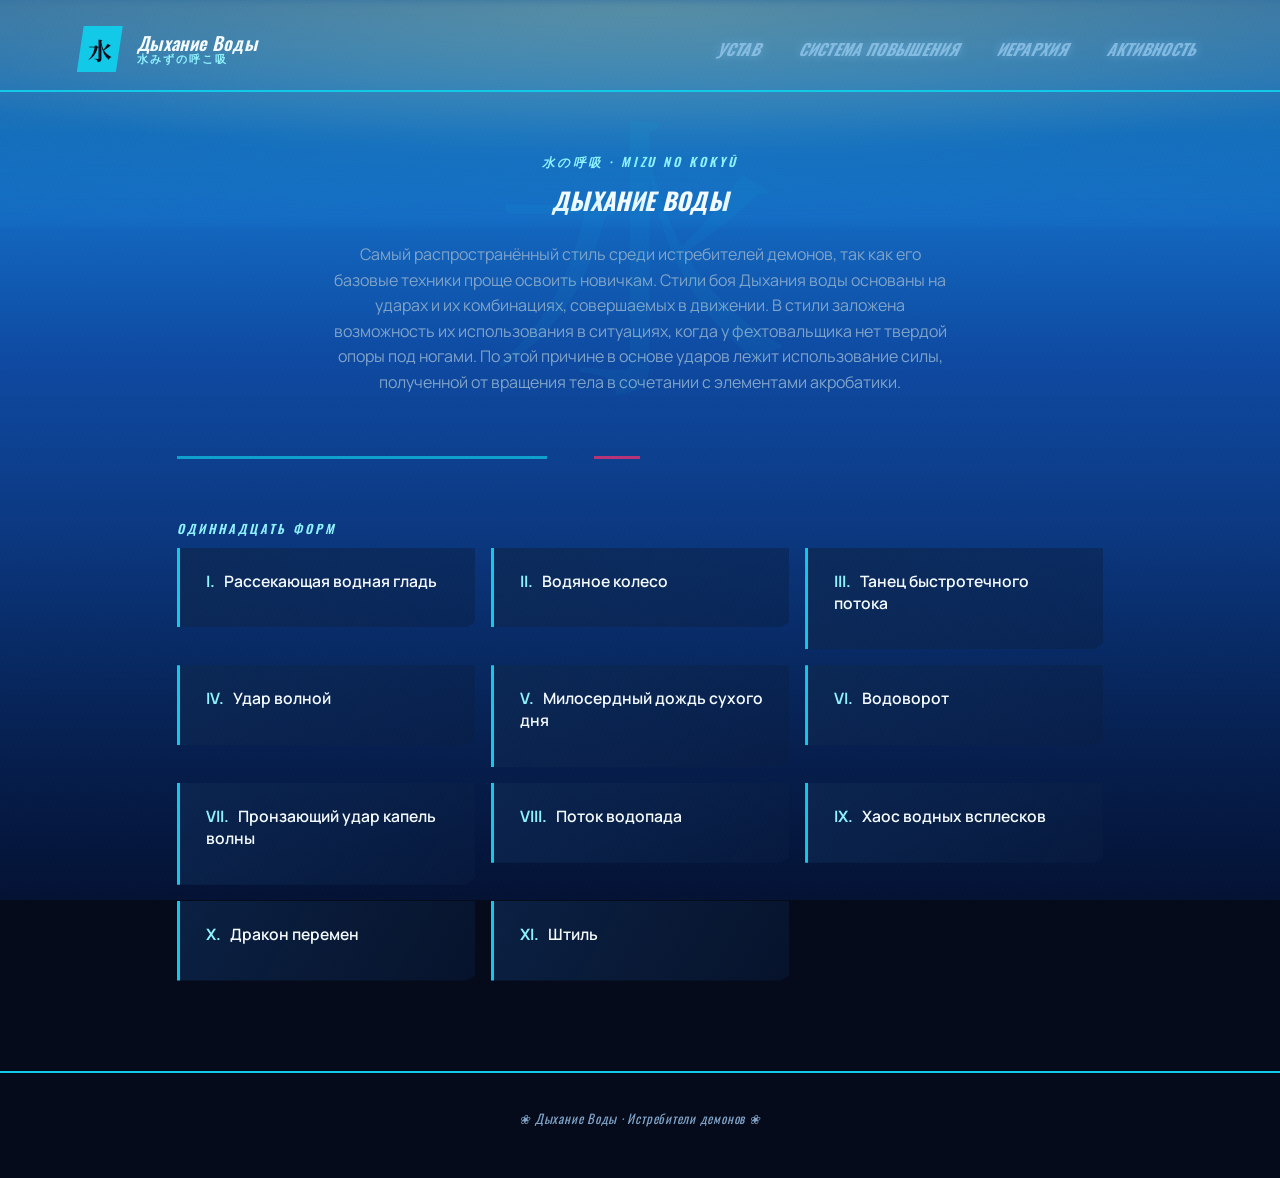
<file: index.html>
<!DOCTYPE html>
<html lang="ru">
<head>
<meta charset="UTF-8">
<meta name="viewport" content="width=device-width, initial-scale=1.0">
<title>Дыхание Воды | Истребители демонов</title>
<link rel="stylesheet" href="style.css">
</head>
<body>

<div class="p3-bg">
  <div class="water-surface"></div>
  <div class="water-glow"></div>
  
  <div class="p3-shard shard-pink" style="left: 15%; top: 60%; --size: 18px; --delay: 0s; --dur: 7s;"></div>
  <div class="p3-shard shard-blue" style="left: 25%; top: 30%; --size: 24px; --delay: -2s; --dur: 9s;"></div>
  <div class="p3-shard shard-purple" style="left: 45%; top: 75%; --size: 14px; --delay: -4s; --dur: 6s;"></div>
  <div class="p3-shard shard-pink" style="left: 65%; top: 20%; --size: 22px; --delay: -1s; --dur: 11s;"></div>
  <div class="p3-shard shard-blue" style="left: 80%; top: 55%; --size: 16px; --delay: -5s; --dur: 8s;"></div>
  <div class="p3-shard shard-purple" style="left: 90%; top: 15%; --size: 28px; --delay: -3s; --dur: 12s;"></div>
</div>

<header>
  <div class="brand">
    <div class="kanji jp-mark">水</div>
    <div class="brand-text">
      <div class="title">Дыхание Воды</div>
      <div class="sub">水みずの呼こ吸</div>
    </div>
  </div>
  <nav>
    <a class="nav-btn" href="https://project23303446.tilda.ws/" target="_blank" rel="noopener">Устав</a>
    <a class="nav-btn" href="promotion.html">Система повышения</a>
    <a class="nav-btn" href="hierarchy.html">Иерархия</a>
    <a class="nav-btn" href="activity.html">Активность</a>
  </nav>
</header>

<main>
  <section style="padding-top:60px;text-align:center;position:relative;">
    <div style="font-family:'Noto Serif JP',serif;font-size:min(38vw,300px);line-height:1;color:var(--cyan);opacity:0.06;position:absolute;top:0px;left:50%;transform:translateX(-50%);pointer-events:none;user-select:none;">水</div>

    <div class="eyebrow" style="justify-content:center;display:flex;">水の呼吸 · Mizu no Kokyū</div>

    <h1 class="p3-title">
      <span class="p3-line p3-cyan"><span class="p3-text">ДЫХАНИЕ</span></span>
      <span class="p3-line p3-pink"><span class="p3-text">ВОДЫ</span></span>
    </h1>

    <p class="section-desc" style="margin:24px auto 0;text-align:center;font-style:normal;">
      Самый распространённый стиль среди истребителей демонов, так как его базовые техники
      проще освоить новичкам. Стили боя Дыхания воды основаны на ударах и их комбинациях,
      совершаемых в движении. В стили заложена возможность их использования в ситуациях,
      когда у фехтовальщика нет твердой опоры под ногами. По этой причине в основе ударов
      лежит использование силы, полученной от вращения тела в сочетании с элементами акробатики.
    </p>
  </section>

  <div class="divider"></div>

  <section>
    <div class="eyebrow">Одиннадцать форм</div>
    <div class="forms-grid">
      <div class="form-card"><div class="form-head"><strong>I.</strong> Рассекающая водная гладь</div><p class="form-desc">Одиночный горизонтальный удар максимального размаха.</p></div>
      <div class="form-card"><div class="form-head"><strong>II.</strong> Водяное колесо</div><p class="form-desc">Удар, наносимый в прыжке с сальто.</p></div>
      <div class="form-card"><div class="form-head"><strong>III.</strong> Танец быстротечного потока</div><p class="form-desc">Серия резких рывков с разворотом.</p></div>
      <div class="form-card"><div class="form-head"><strong>IV.</strong> Удар волной</div><p class="form-desc">Череда следующих один за другим горизонтальных ударов.</p></div>
      <div class="form-card"><div class="form-head"><strong>V.</strong> Милосердный дождь сухого дня</div><p class="form-desc">Одиночный нежный удар для сдавшихся.</p></div>
      <div class="form-card"><div class="form-head"><strong>VI.</strong> Водоворот</div><p class="form-desc">Затяжной удар за счет вращения тела.</p></div>
      <div class="form-card"><div class="form-head"><strong>VII.</strong> Пронзающий удар капель волны</div><p class="form-desc">Мгновенный колющий удар остриём.</p></div>
      <div class="form-card"><div class="form-head"><strong>VIII.</strong> Поток водопада</div><p class="form-desc">Мощный вертикальный удар сверху вниз.</p></div>
      <div class="form-card"><div class="form-head"><strong>IX.</strong> Хаос водных всплесков</div><p class="form-desc">Рывок с минимизацией опоры под ногами.</p></div>
      <div class="form-card"><div class="form-head"><strong>X.</strong> Дракон перемен</div><p class="form-desc">Непрерывная атака, усиливающаяся с каждым вращением.</p></div>
      <div class="form-card"><div class="form-head"><strong>XI.</strong> Штиль</div><p class="form-desc">Защитная стойка и невидимые контратаки Гию Томиоки.</p></div>
    </div>
  </section>
</main>

<footer>❀ Дыхание Воды · Истребители демонов ❀</footer>

</body>
</html>
</file>
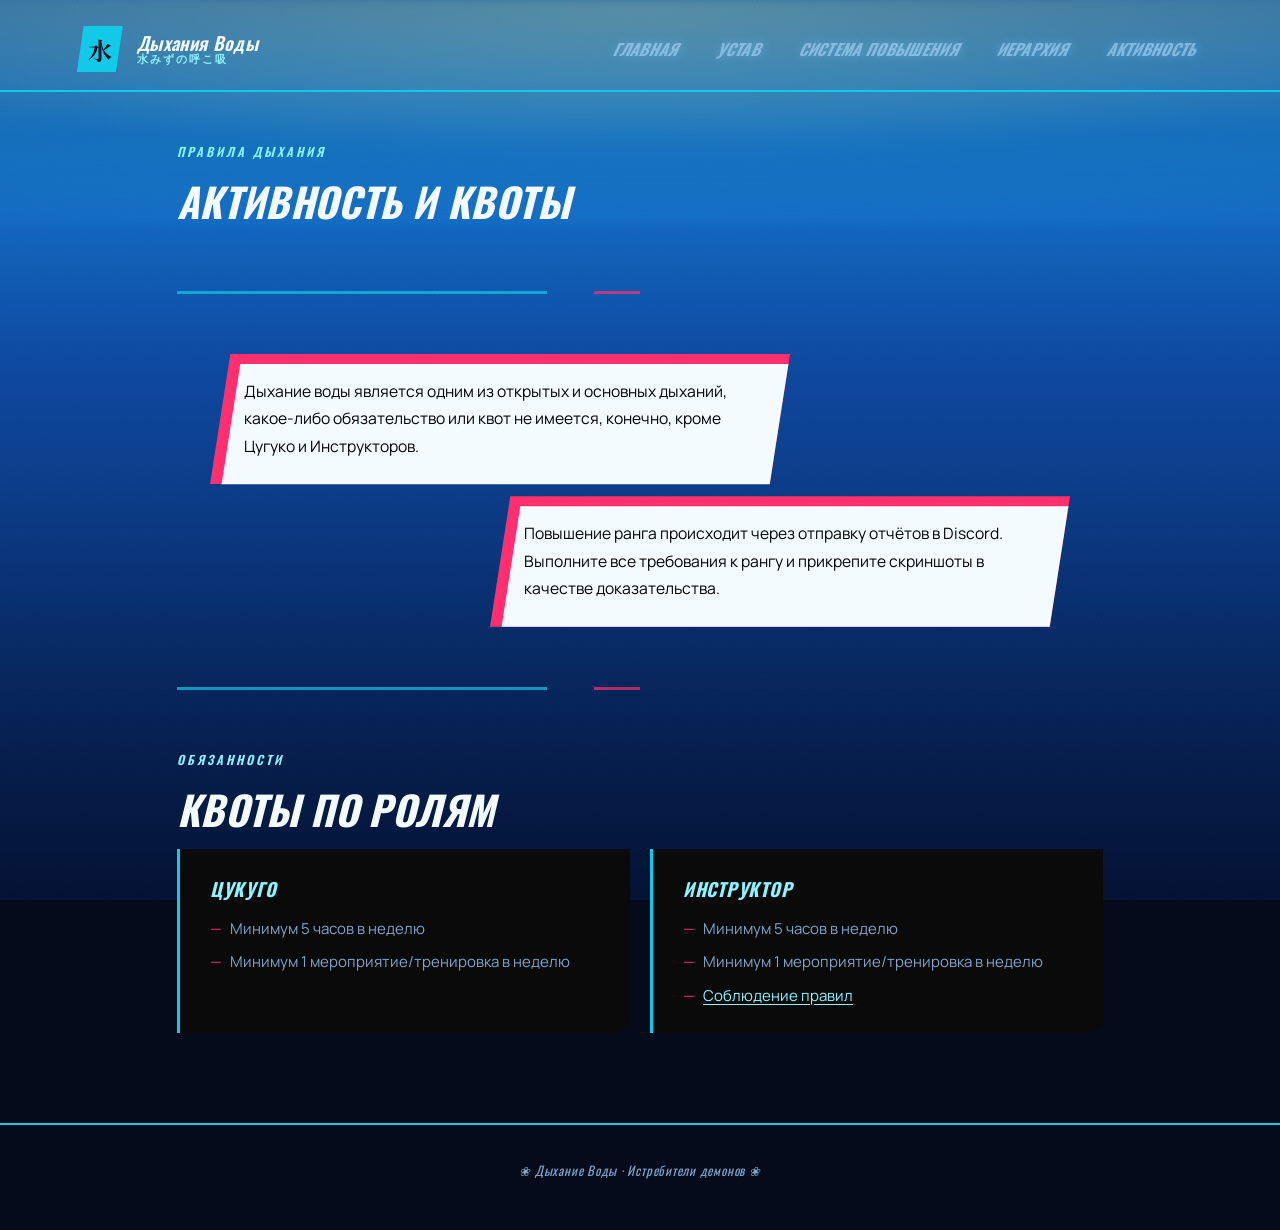
<file: activity.html>
<!DOCTYPE html>
<html lang="ru">
<head>
<meta charset="UTF-8">
<meta name="viewport" content="width=device-width, initial-scale=1.0">
<title>Активность | Дыхание Воды</title>
<link rel="stylesheet" href="style.css">
</head>
<body>

<div class="p3-bg">
  <div class="water-surface"></div>
  <div class="water-glow"></div>

  <div class="p3-shard shard-pink" style="left: 15%; top: 60%; --size: 18px; --delay: 0s; --dur: 7s;"></div>
  <div class="p3-shard shard-blue" style="left: 25%; top: 30%; --size: 24px; --delay: -2s; --dur: 9s;"></div>
  <div class="p3-shard shard-purple" style="left: 45%; top: 75%; --size: 14px; --delay: -4s; --dur: 6s;"></div>
  <div class="p3-shard shard-pink" style="left: 65%; top: 20%; --size: 22px; --delay: -1s; --dur: 11s;"></div>
  <div class="p3-shard shard-blue" style="left: 80%; top: 55%; --size: 16px; --delay: -5s; --dur: 8s;"></div>
  <div class="p3-shard shard-purple" style="left: 90%; top: 15%; --size: 28px; --delay: -3s; --dur: 12s;"></div>
</div>

<header>
  <div class="brand">
    <div class="kanji jp-mark">水</div>
    <div class="brand-text">
      <div class="title">Дыхания Воды</div>
      <div class="sub">水みずの呼こ吸</div>
    </div>
  </div>
  <nav>
    <a class="nav-btn" href="index.html">Главная</a>
    <a class="nav-btn" href="https://project23303446.tilda.ws/" target="_blank" rel="noopener">Устав</a>
    <a class="nav-btn" href="promotion.html">Система повышения</a>
    <a class="nav-btn" href="hierarchy.html">Иерархия</a>
    <a class="nav-btn current" href="activity.html">Активность</a>
  </nav>
</header>

<main>

  <section style="padding-top:50px;">
    <div class="eyebrow">Правила дыхания</div>
    <h1 class="section-title">Активность и квоты</h1>
  </section>

  <div class="divider"></div>

  <section>
    <div class="activity-blocks">
      <!-- БЛОК 1 — СЛЕВА -->
      <div class="p3-textblock p3-textblock-left">
        Дыхание воды является одним из открытых и основных дыханий, какое-либо обязательство или квот не имеется, конечно, кроме Цугуко и Инструкторов.
      </div>

      <!-- БЛОК 2 — СПРАВА (чуть выше и ближе) -->
      <div class="p3-textblock p3-textblock-right" style="margin-top:-8px;">
        Повышение ранга происходит через отправку отчётов в Discord. Выполните все требования к рангу и прикрепите скриншоты в качестве доказательства.
      </div>
    </div>
  </section>

  <div class="divider"></div>

  <section>
    <div class="eyebrow">Обязанности</div>
    <h2 class="section-title">Квоты по ролям</h2>
    <div class="role-grid">
      <div class="role-panel">
        <h3>Цукуго</h3>
        <ul>
          <li>Минимум 5 часов в неделю</li>
          <li>Минимум 1 мероприятие/тренировка в неделю</li>
        </ul>
      </div>
      <div class="role-panel">
        <h3>Инструктор</h3>
        <ul>
          <li>Минимум 5 часов в неделю</li>
          <li>Минимум 1 мероприятие/тренировка в неделю</li>
          <li><a href="https://project23303446.tilda.ws/page127475856.html" target="_blank" rel="noopener">Соблюдение правил</a></li>
        </ul>
      </div>
    </div>
  </section>

</main>

<footer>❀ Дыхание Воды · Истребители демонов ❀</footer>

</body>
</html>
</file>
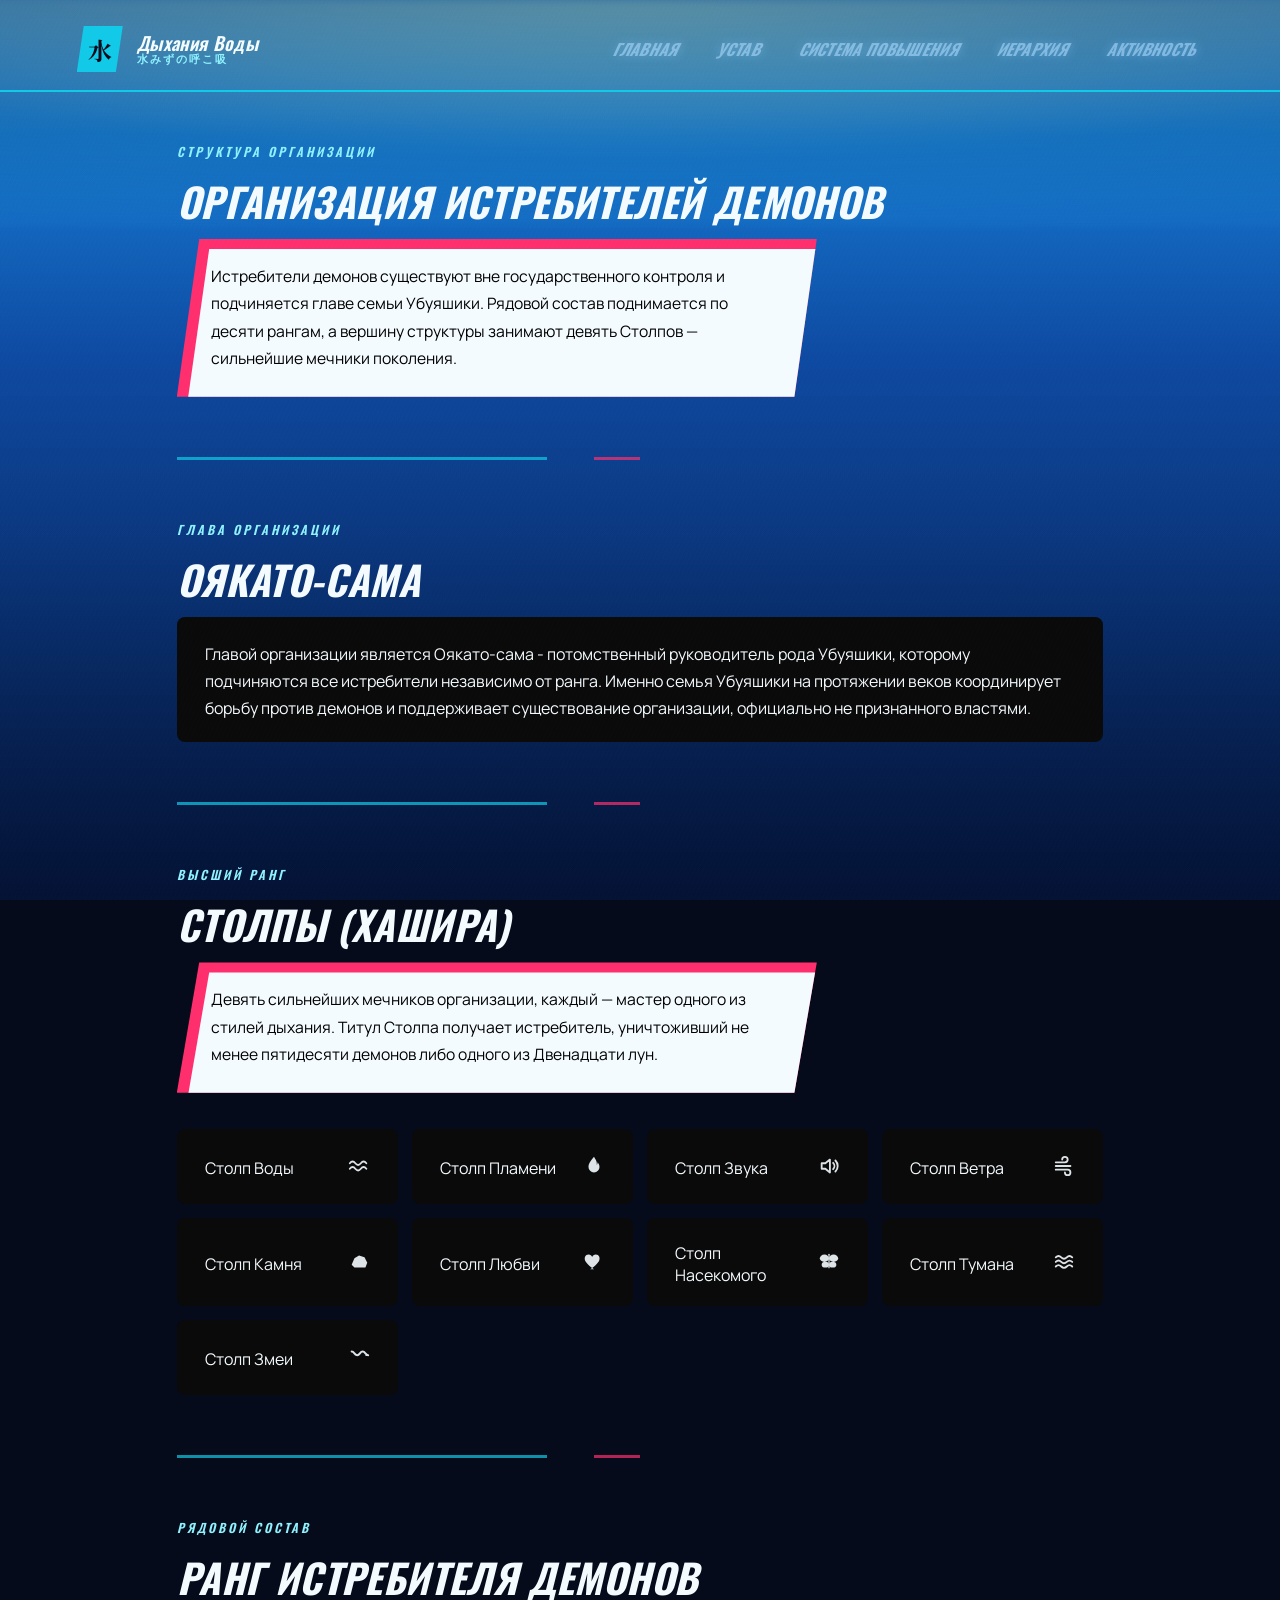
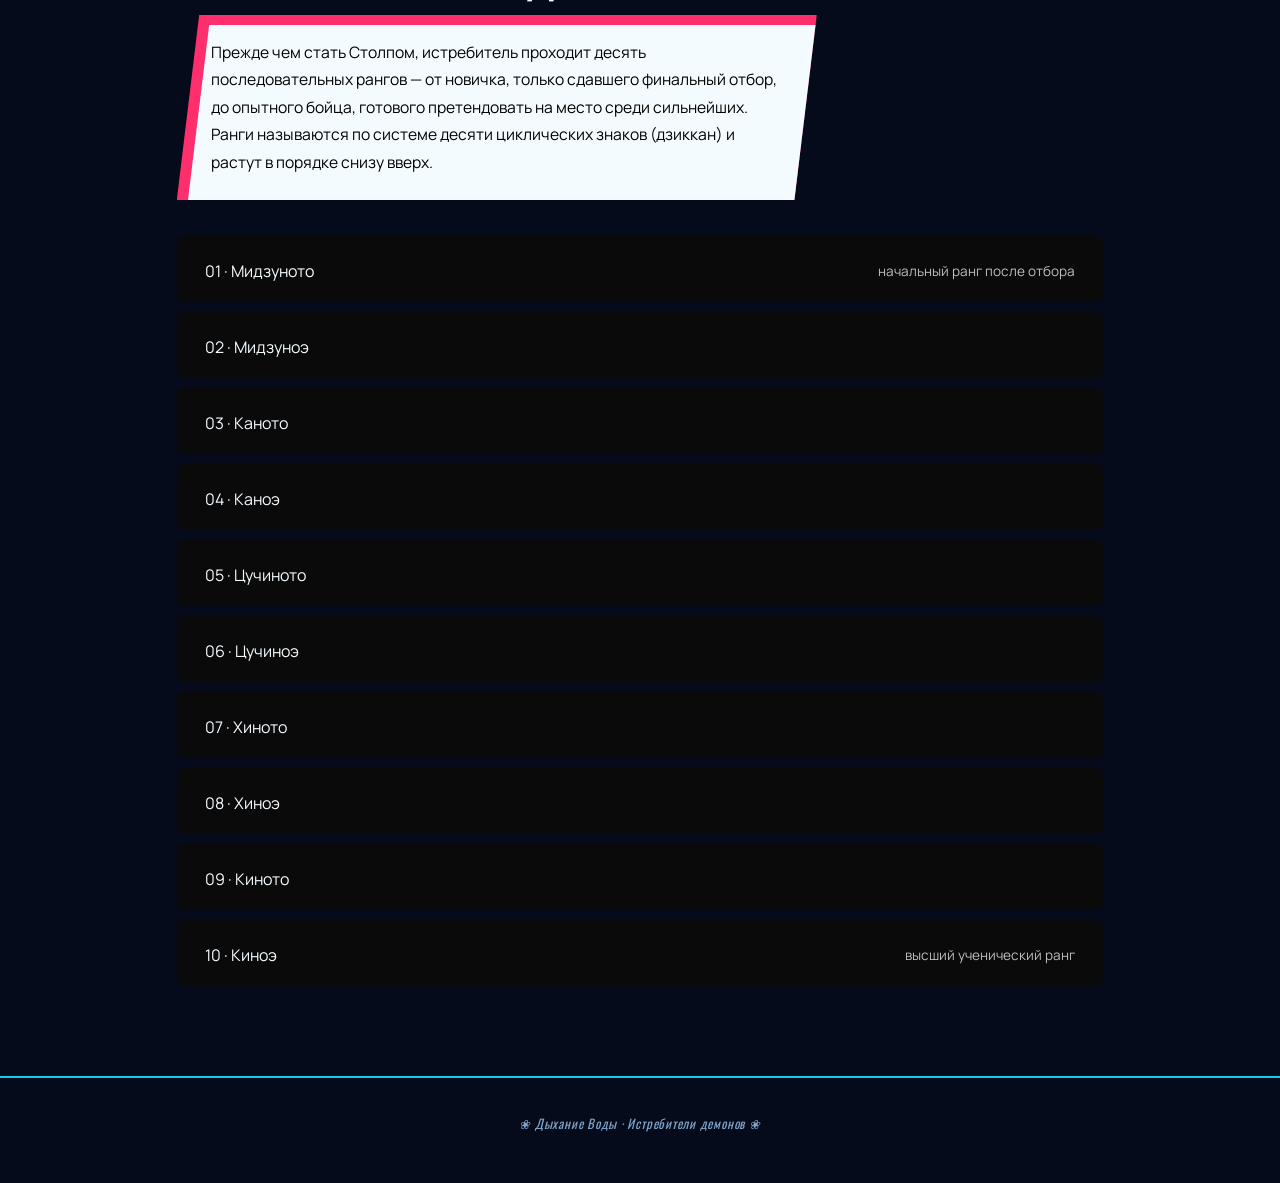
<file: hierarchy.html>
<!DOCTYPE html>
<html lang="ru">
<head>
<meta charset="UTF-8">
<meta name="viewport" content="width=device-width, initial-scale=1.0">
<title>Иерархия | Дыхание Воды</title>
<link rel="stylesheet" href="style.css">
</head>
<body>

<div class="p3-bg">
  <div class="water-surface"></div>
  <div class="water-glow"></div>
  
  <div class="p3-shard shard-pink" style="left: 15%; top: 60%; --size: 18px; --delay: 0s; --dur: 7s;"></div>
  <div class="p3-shard shard-blue" style="left: 25%; top: 30%; --size: 24px; --delay: -2s; --dur: 9s;"></div>
  <div class="p3-shard shard-purple" style="left: 45%; top: 75%; --size: 14px; --delay: -4s; --dur: 6s;"></div>
  <div class="p3-shard shard-pink" style="left: 65%; top: 20%; --size: 22px; --delay: -1s; --dur: 11s;"></div>
  <div class="p3-shard shard-blue" style="left: 80%; top: 55%; --size: 16px; --delay: -5s; --dur: 8s;"></div>
  <div class="p3-shard shard-purple" style="left: 90%; top: 15%; --size: 28px; --delay: -3s; --dur: 12s;"></div>
</div>

<header>
  <div class="brand">
    <div class="kanji jp-mark">水</div>
    <div class="brand-text">
      <div class="title">Дыхания Воды</div>
      <div class="sub">水みずの呼こ吸</div>
    </div>
  </div>
  <nav>
    <a class="nav-btn" href="index.html">Главная</a>
    <a class="nav-btn" href="https://project23303446.tilda.ws/" target="_blank" rel="noopener">Устав</a>
    <a class="nav-btn" href="promotion.html">Система повышения</a>
    <a class="nav-btn current" href="hierarchy.html">Иерархия</a>
    <a class="nav-btn" href="activity.html">Активность</a>
  </nav>
</header>

<main>

  <section style="padding-top:50px;">
    <div class="eyebrow">Структура организации</div>
    <h1 class="section-title">Организация истребителей демонов</h1>

    <div class="p3-textblock">
      Истребители демонов существуют вне государственного контроля и подчиняется
      главе семьи Убуяшики. Рядовой состав поднимается по десяти рангам,
      а вершину структуры занимают девять Столпов — сильнейшие мечники поколения.
    </div>
  </section>

  <div class="divider"></div>

  <section>
    <div class="eyebrow">Глава организации</div>
    <h2 class="section-title">Оякато-сама</h2>
    <div class="panel">
      <p style="margin:0;line-height:1.7;">
        Главой организации является Оякато-сама - потомственный руководитель рода Убуяшики,
        которому подчиняются все истребители независимо от ранга. Именно семья Убуяшики
        на протяжении веков координирует борьбу против демонов и поддерживает существование
        организации, официально не признанного властями.
      </p>
    </div>
  </section>

  <div class="divider"></div>

  <section>
    <div class="eyebrow">Высший ранг</div>
    <h2 class="section-title">Столпы (Хашира)</h2>

    <div class="p3-textblock">
      Девять сильнейших мечников организации, каждый — мастер одного из стилей дыхания.
      Титул Столпа получает истребитель, уничтоживший не менее пятидесяти демонов
      либо одного из Двенадцати лун.
    </div>

    <div style="display:grid;grid-template-columns:repeat(auto-fill,minmax(210px,1fr));gap:14px;">
      <div class="panel pillar-card" style="--pillar-color:#2f7bd8;"><span>Столп Воды</span><span class="pillar-icon"><svg viewBox="0 0 24 24" width="22" height="22" fill="none" stroke="currentColor" stroke-width="2" stroke-linecap="round"><path d="M2 9c2-2.5 4-2.5 6 0s4 2.5 6 0 4-2.5 6 0"/><path d="M2 15c2-2.5 4-2.5 6 0s4 2.5 6 0 4-2.5 6 0"/></svg></span></div>
      <div class="panel pillar-card" style="--pillar-color:#ff8a2b;"><span>Столп Пламени</span><span class="pillar-icon"><svg viewBox="0 0 24 24" width="22" height="22" fill="currentColor"><path d="M12 2C9 6 6 9 6 13a6 6 0 0 0 12 0c0-2.2-1-3.6-2.2-5 .2 2-.8 3-.8 3 .6-4-1.5-6-3-9z"/></svg></span></div>
      <div class="panel pillar-card" style="--pillar-color:#8a8f96;"><span>Столп Звука</span><span class="pillar-icon"><svg viewBox="0 0 24 24" width="22" height="22" fill="none" stroke="currentColor" stroke-width="2" stroke-linecap="round" stroke-linejoin="round"><path d="M4 9v6h4l5 4V5L8 9H4z"/><path d="M16.5 8.5a5 5 0 0 1 0 7"/><path d="M19 6a8.5 8.5 0 0 1 0 12"/></svg></span></div>
      <div class="panel pillar-card" style="--pillar-color:#3fae5a;"><span>Столп Ветра</span><span class="pillar-icon"><svg viewBox="0 0 24 24" width="22" height="22" fill="none" stroke="currentColor" stroke-width="2" stroke-linecap="round"><path d="M3 8h10a3 3 0 1 0-3-3"/><path d="M3 16h13a3 3 0 1 1-3 3"/><path d="M3 12h16"/></svg></span></div>
      <div class="panel pillar-card" style="--pillar-color:#8a5a3c;"><span>Столп Камня</span><span class="pillar-icon"><svg viewBox="0 0 24 24" width="22" height="22" fill="currentColor"><path d="M4 16l3-7 5-3 6 2 3 6-2 5H7z"/></svg></span></div>
      <div class="panel pillar-card" style="--pillar-color:#ff6fa5;"><span>Столп Любви</span><span class="pillar-icon"><svg viewBox="0 0 24 24" width="22" height="22" fill="currentColor"><path d="M12 21s-7-4.5-9.5-9C1 8.5 2.5 5 6 5c2 0 3.5 1.3 4 2.5C10.5 6.3 12 5 14 5c3.5 0 5 3.5 3.5 7-2.5 4.5-9.5 9-9.5 9z"/></svg></span></div>
      <div class="panel pillar-card" style="--pillar-color:#9b5fd6;"><span>Столп Насекомого</span><span class="pillar-icon"><svg viewBox="0 0 24 24" width="22" height="22" fill="currentColor"><rect x="11.3" y="4" width="1.4" height="16" rx="0.7"/><ellipse cx="7" cy="9" rx="5" ry="4"/><ellipse cx="17" cy="9" rx="5" ry="4"/><ellipse cx="8" cy="16" rx="4" ry="3.2"/><ellipse cx="16" cy="16" rx="4" ry="3.2"/></svg></span></div>
      <div class="panel pillar-card" style="--pillar-color:#2fc9c4;"><span>Столп Тумана</span><span class="pillar-icon"><svg viewBox="0 0 24 24" width="22" height="22" fill="none" stroke="currentColor" stroke-width="2" stroke-linecap="round"><path d="M3 8c2-2 4-2 6 0s4 2 6 0 4-2 6 0"/><path d="M3 13c2-2 4-2 6 0s4 2 6 0 4-2 6 0"/><path d="M3 18c2-2 4-2 6 0s4 2 6 0 4-2 6 0"/></svg></span></div>
      <div class="panel pillar-card" style="--pillar-color:#f2f2f2;"><span>Столп Змеи</span><span class="pillar-icon"><svg viewBox="0 0 24 24" width="22" height="22" fill="none" stroke="currentColor" stroke-width="2.2" stroke-linecap="round" stroke-linejoin="round"><path d="M4 6c3 0 3 4 6 4s3-4 6-4 3 4 6 4"/><circle cx="20" cy="10" r="1" fill="currentColor" stroke="none"/></svg></span></div>
    </div>
  </section>

  <div class="divider"></div>

  <section>
    <div class="eyebrow">Рядовой состав</div>
    <h2 class="section-title">Ранг истребителя демонов</h2>

    <div class="p3-textblock">
      Прежде чем стать Столпом, истребитель проходит десять последовательных рангов —
      от новичка, только сдавшего финальный отбор, до опытного бойца, готового
      претендовать на место среди сильнейших. Ранги называются по системе
      десяти циклических знаков (дзиккан) и растут в порядке снизу вверх.
    </div>

    <div style="display:flex;flex-direction:column;gap:10px;margin-top:24px;">
      <div class="panel" style="display:flex;justify-content:space-between;align-items:center;"><span>01 · Мидзуното</span><span style="font-size:0.85rem;opacity:0.75;">начальный ранг после отбора</span></div>
      <div class="panel" style="display:flex;justify-content:space-between;align-items:center;"><span>02 · Мидзуноэ</span><span style="font-size:0.85rem;opacity:0.75;"></span></div>
      <div class="panel" style="display:flex;justify-content:space-between;align-items:center;"><span>03 · Каното</span><span style="font-size:0.85rem;opacity:0.75;"></span></div>
      <div class="panel" style="display:flex;justify-content:space-between;align-items:center;"><span>04 · Каноэ</span><span style="font-size:0.85rem;opacity:0.75;"></span></div>
      <div class="panel" style="display:flex;justify-content:space-between;align-items:center;"><span>05 · Цучиното</span><span style="font-size:0.85rem;opacity:0.75;"></span></div>
      <div class="panel" style="display:flex;justify-content:space-between;align-items:center;"><span>06 · Цучиноэ</span><span style="font-size:0.85rem;opacity:0.75;"></span></div>
      <div class="panel" style="display:flex;justify-content:space-between;align-items:center;"><span>07 · Хиното</span><span style="font-size:0.85rem;opacity:0.75;"></span></div>
      <div class="panel" style="display:flex;justify-content:space-between;align-items:center;"><span>08 · Хиноэ</span><span style="font-size:0.85rem;opacity:0.75;"></span></div>
      <div class="panel" style="display:flex;justify-content:space-between;align-items:center;"><span>09 · Киното</span><span style="font-size:0.85rem;opacity:0.75;"></span></div>
      <div class="panel" style="display:flex;justify-content:space-between;align-items:center;"><span>10 · Киноэ</span><span style="font-size:0.85rem;opacity:0.75;">высший ученический ранг</span></div>
    </div>
  </section>

</main>

<footer>❀ Дыхание Воды · Истребители демонов ❀</footer>

</body>
</html>
</file>
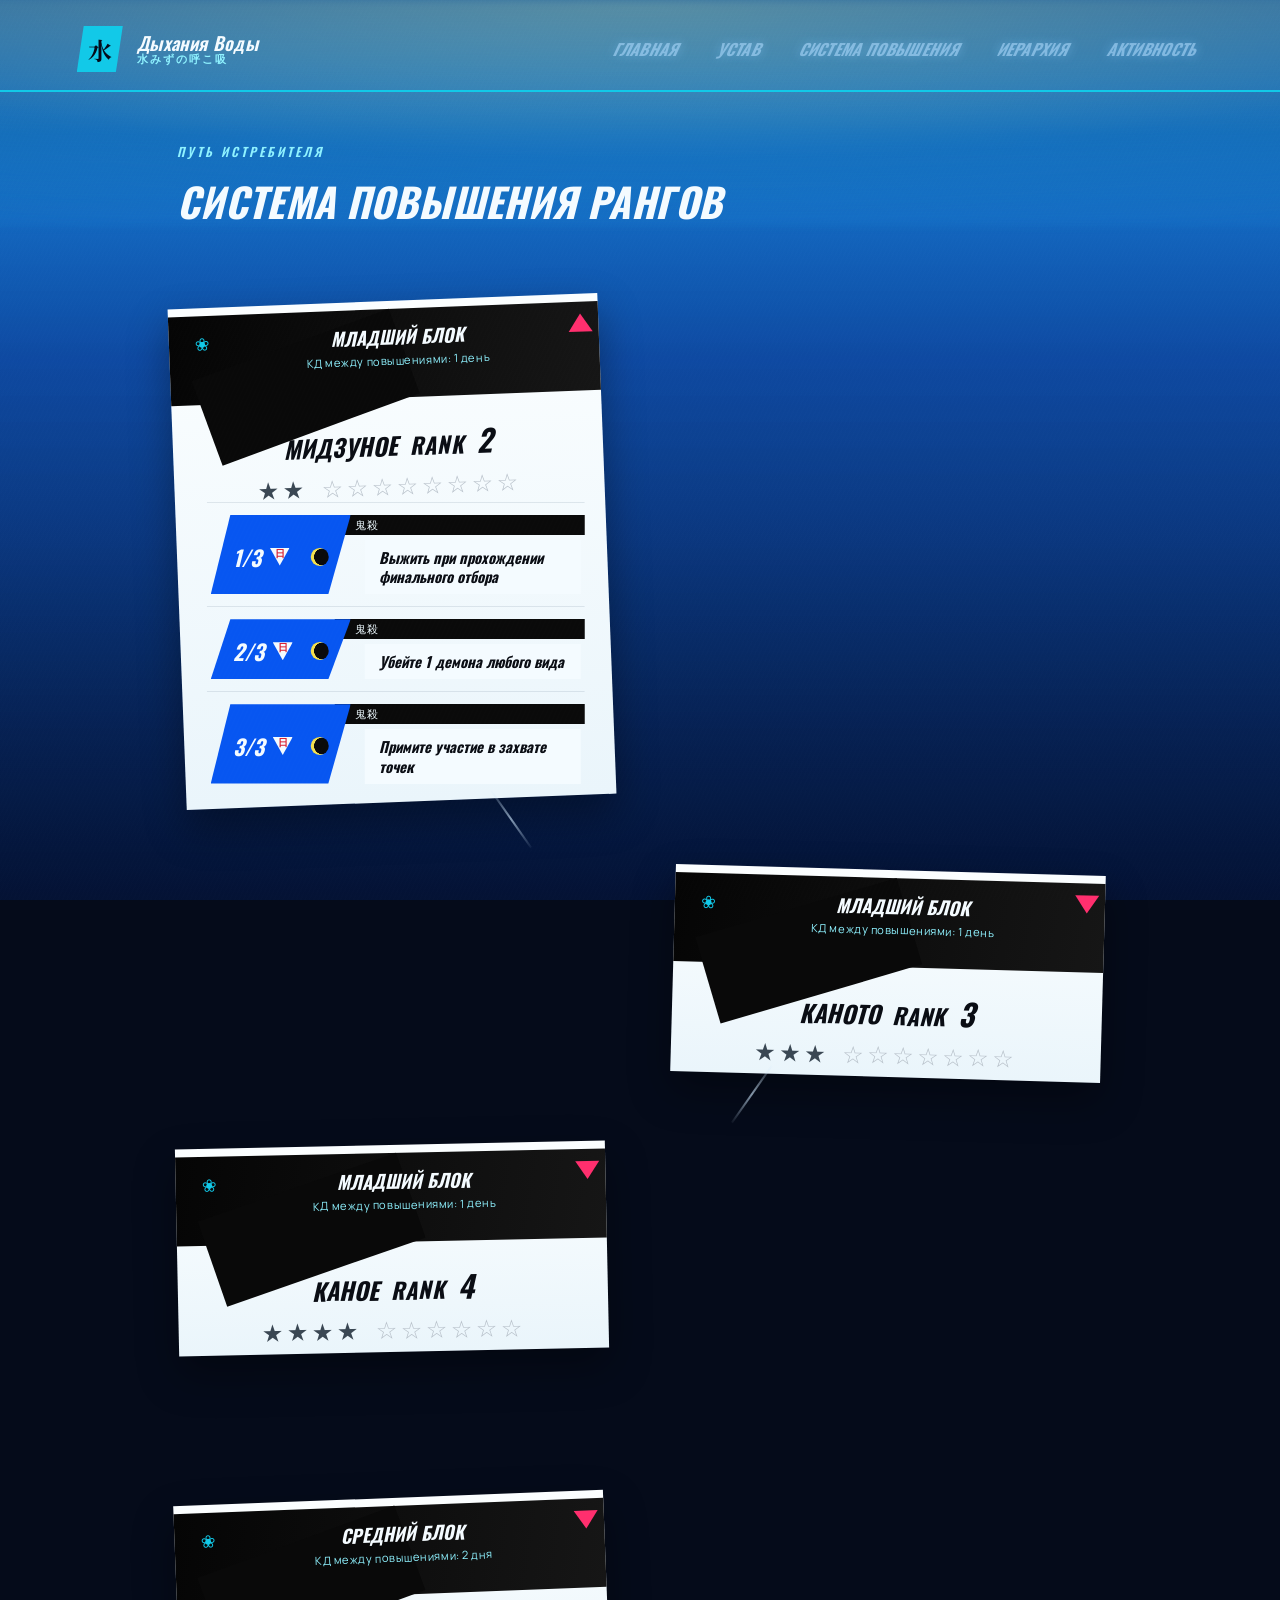
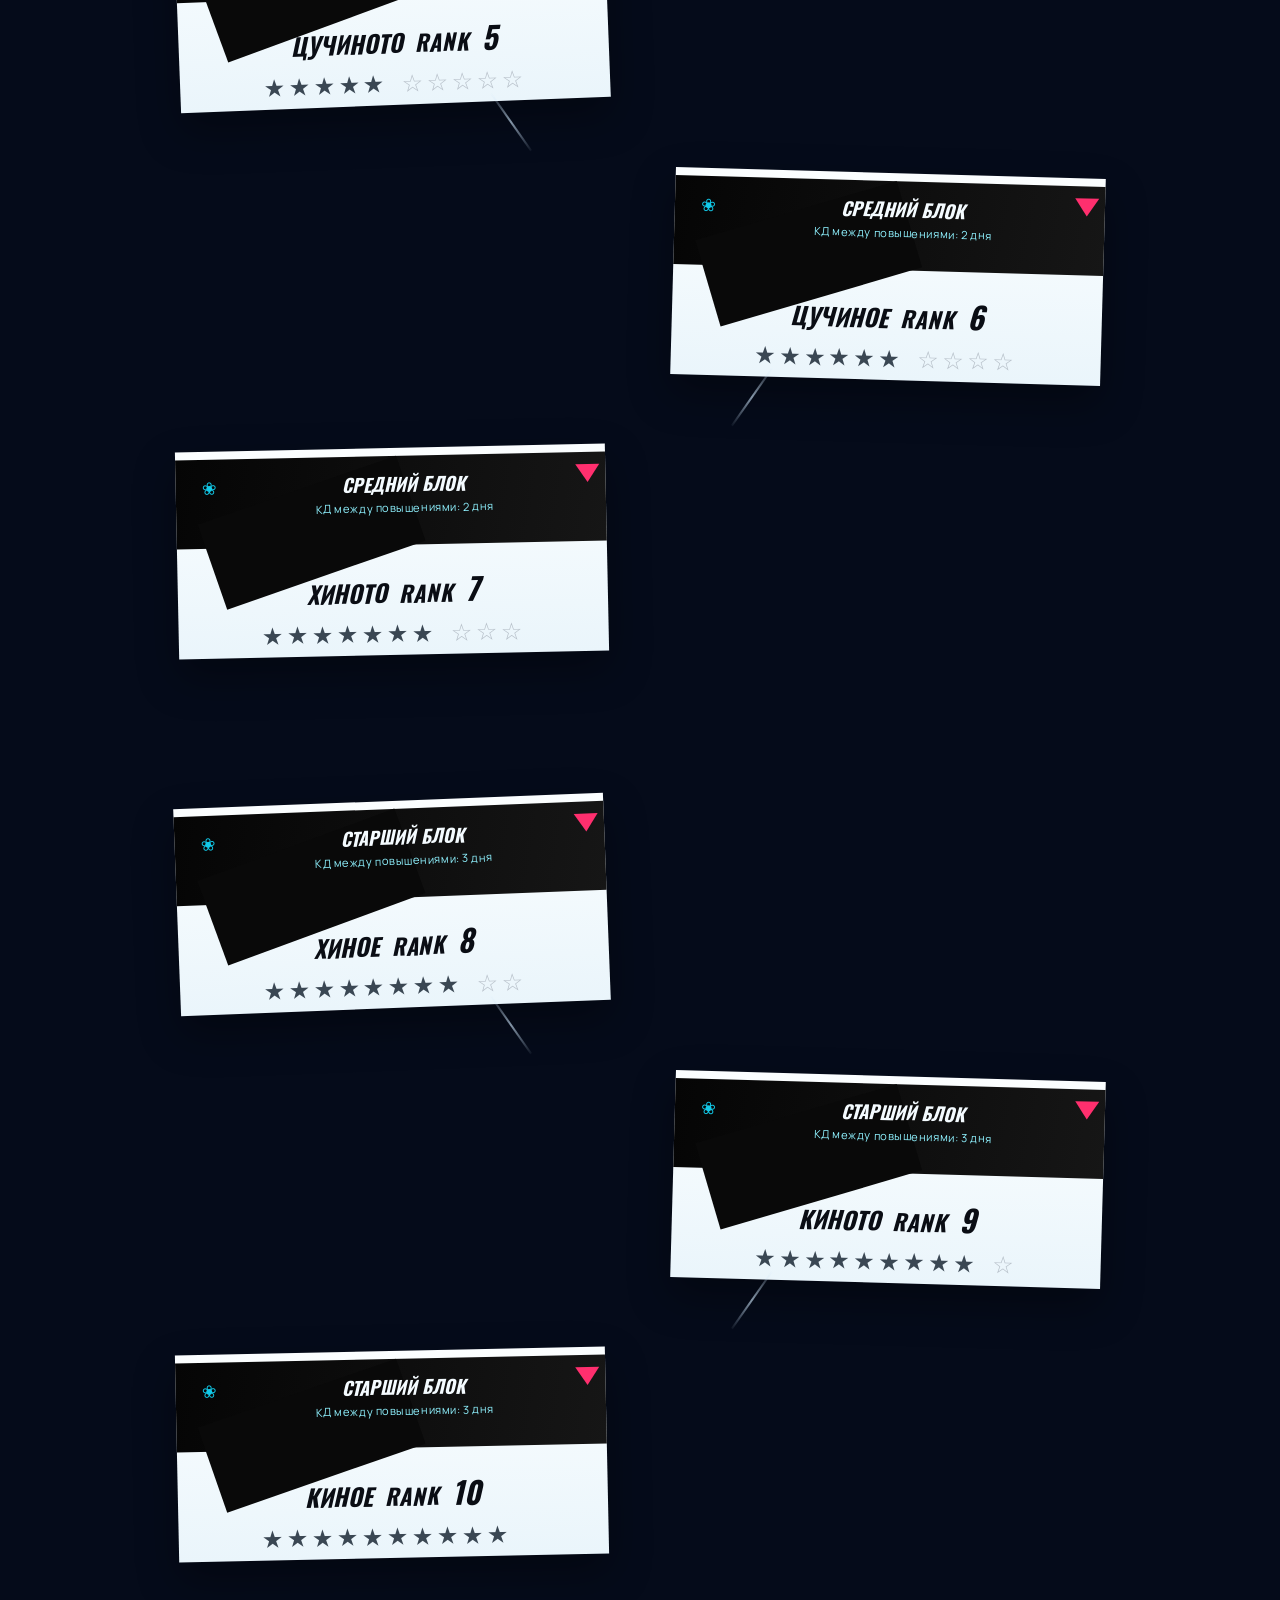
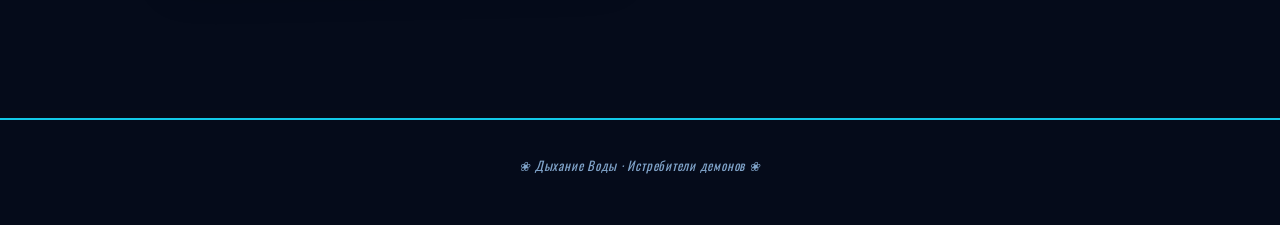
<file: promotion.html>
<!DOCTYPE html>
<html lang="ru">
<head>
<meta charset="UTF-8">
<meta name="viewport" content="width=device-width, initial-scale=1.0">
<title>Система повышения | Дыхание Воды</title>
<link rel="stylesheet" href="style.css">
</head>
<body>

<!-- Аутентичный анимированный фон Persona 3 Reload -->
<div class="p3-bg">
  <div class="water-surface"></div>
  <div class="water-glow"></div>
  
  <!-- Стилизованные осколки стекла (разных форм, цветов и скоростей) -->
  <div class="p3-shard shard-pink" style="left: 15%; top: 60%; --size: 18px; --delay: 0s; --dur: 7s;"></div>
  <div class="p3-shard shard-blue" style="left: 25%; top: 30%; --size: 24px; --delay: -2s; --dur: 9s;"></div>
  <div class="p3-shard shard-purple" style="left: 45%; top: 75%; --size: 14px; --delay: -4s; --dur: 6s;"></div>
  <div class="p3-shard shard-pink" style="left: 65%; top: 20%; --size: 22px; --delay: -1s; --dur: 11s;"></div>
  <div class="p3-shard shard-blue" style="left: 80%; top: 55%; --size: 16px; --delay: -5s; --dur: 8s;"></div>
  <div class="p3-shard shard-purple" style="left: 90%; top: 15%; --size: 28px; --delay: -3s; --dur: 12s;"></div>
</div>

<header>
  <div class="brand">
    <div class="kanji jp-mark">水</div>
    <div class="brand-text">
      <div class="title">Дыхания Воды</div>
      <div class="sub">水みずの呼こ吸</div>
    </div>
  </div>
  <nav>
    <a class="nav-btn" href="index.html">Главная</a>
    <a class="nav-btn" href="https://project23303446.tilda.ws/" target="_blank" rel="noopener">Устав</a>
    <a class="nav-btn current" href="promotion.html">Система повышения</a>
    <a class="nav-btn" href="hierarchy.html">Иерархия</a>
    <a class="nav-btn" href="activity.html">Активность</a>
  </nav>
</header>

<main>

  <section style="padding-top:50px;">
    <div class="eyebrow">Путь истребителя</div>
    <h1 class="section-title">Система повышения рангов</h1>
  </section>

  <div class="scatter-wrap">
    <!-- Карточка 1: Мидзуное (Ранг 2) -->
    <div class="rank-card3 tilt-a scatter-l open">
      <div class="cb-corner"></div>
      <div class="card-black" onclick="this.closest('.rank-card3').classList.toggle('open')">
        <span class="cb-ico">❀</span>
        <div class="cb-title">
          <b>Младший блок</b>
          <span class="cb-cd">КД между повышениями: 1 день</span>
        </div>
        <button class="cb-arrow" aria-label="Раскрыть"></button>
        <div class="cb-flag"></div>
        <div class="cb-flag2"></div>
      </div>
      <div class="card-white">
        <div class="rank-row">
          <span class="rank-name2">Мидзуное</span>
          <span class="rank-tag2">RANK</span>
          <span class="rank-num2">2</span>
        </div>
        <div class="rank-stars-row">
          <span class="star-filled">★★</span><span class="star-empty">☆☆☆☆☆☆☆☆</span>
        </div>
        <div class="card-tasks">
        <div class="task-row">
          <div class="tb-main">
            <div class="task-pill">
              <span class="tb-num-in">1</span>
              <span class="frac">1/3</span>
              <span class="sun-tri"><span>日</span></span>
              <span class="tmoon"></span>
            </div>
            <div class="task-text-wrap">
              <div class="tt-tag">鬼殺</div>
              <div class="task-text">Выжить при прохождении финального отбора</div>
            </div>
          </div>
        </div>
        <div class="task-row">
          <div class="tb-main">
            <div class="task-pill">
              <span class="tb-num-in">2</span>
              <span class="frac">2/3</span>
              <span class="sun-tri"><span>日</span></span>
              <span class="tmoon"></span>
            </div>
            <div class="task-text-wrap">
              <div class="tt-tag">鬼殺</div>
              <div class="task-text">Убейте 1 демона любого вида</div>
            </div>
          </div>
        </div>
        <div class="task-row">
          <div class="tb-main">
            <div class="task-pill">
              <span class="tb-num-in">3</span>
              <span class="frac">3/3</span>
              <span class="sun-tri"><span>日</span></span>
              <span class="tmoon"></span>
            </div>
            <div class="task-text-wrap">
              <div class="tt-tag">鬼殺</div>
              <div class="task-text">Примите участие в захвате точек</div>
            </div>
          </div>
        </div>
        </div>
      </div>
    </div>
    
    <div class="diag-glint dg-lr"><span></span></div>
    
    <!-- Карточка 2: Каното (Ранг 3) -->
    <div class="rank-card3 tilt-b scatter-r">
      <div class="cb-corner"></div>
      <div class="card-black" onclick="this.closest('.rank-card3').classList.toggle('open')">
        <span class="cb-ico">❀</span>
        <div class="cb-title">
          <b>Младший блок</b>
          <span class="cb-cd">КД между повышениями: 1 день</span>
        </div>
        <button class="cb-arrow" aria-label="Раскрыть"></button>
        <div class="cb-flag"></div>
        <div class="cb-flag2"></div>
      </div>
      <div class="card-white">
        <div class="rank-row">
          <span class="rank-name2">Каното</span>
          <span class="rank-tag2">RANK</span>
          <span class="rank-num2">3</span>
        </div>
        <div class="rank-stars-row">
          <span class="star-filled">★★★</span><span class="star-empty">☆☆☆☆☆☆☆</span>
        </div>
        <div class="card-tasks">
        <div class="task-row">
          <div class="tb-main">
            <div class="task-pill">
              <span class="tb-num-in">1</span>
              <span class="frac">1/4</span>
              <span class="sun-tri"><span>日</span></span>
              <span class="tmoon"></span>
            </div>
            <div class="task-text-wrap">
              <div class="tt-tag">鬼殺</div>
              <div class="task-text">Пройдите проверку на знание устав у любого инструктора/цугуко</div>
            </div>
          </div>
        </div>
        <div class="task-row">
          <div class="tb-main">
            <div class="task-pill">
              <span class="tb-num-in">2</span>
              <span class="frac">2/4</span>
              <span class="sun-tri"><span>日</span></span>
              <span class="tmoon"></span>
            </div>
            <div class="task-text-wrap">
              <div class="tt-tag">鬼殺</div>
              <div class="task-text">Взберитесь на горячие источники и проведите сеанс медитации (минимум 15 отыгровок)</div>
            </div>
          </div>
        </div>
        <div class="task-row">
          <div class="tb-main">
            <div class="task-pill">
              <span class="tb-num-in">3</span>
              <span class="frac">3/4</span>
              <span class="sun-tri"><span>日</span></span>
              <span class="tmoon"></span>
            </div>
            <div class="task-text-wrap">
              <div class="tt-tag">鬼殺</div>
              <div class="task-text">Примите участие в захвате 3 точек</div>
            </div>
          </div>
        </div>
        <div class="task-row">
          <div class="tb-main">
            <div class="task-pill">
              <span class="tb-num-in">4</span>
              <span class="frac">4/4</span>
              <span class="sun-tri"><span>日</span></span>
              <span class="tmoon"></span>
            </div>
            <div class="task-text-wrap">
              <div class="tt-tag">鬼殺</div>
              <div class="task-text">Победить в спарринг бою любого истребителя 3 раза</div>
            </div>
          </div>
        </div>
        </div>
      </div>
    </div>
    
    <div class="diag-glint dg-rl"><span></span></div>
    
    <!-- Карточка 3: Каное (Ранг 4) -->
    <div class="rank-card3 tilt-c scatter-l">
      <div class="cb-corner"></div>
      <div class="card-black" onclick="this.closest('.rank-card3').classList.toggle('open')">
        <span class="cb-ico">❀</span>
        <div class="cb-title">
          <b>Младший блок</b>
          <span class="cb-cd">КД между повышениями: 1 день</span>
        </div>
        <button class="cb-arrow" aria-label="Раскрыть"></button>
        <div class="cb-flag"></div>
        <div class="cb-flag2"></div>
      </div>
      <div class="card-white">
        <div class="rank-row">
          <span class="rank-name2">Каное</span>
          <span class="rank-tag2">RANK</span>
          <span class="rank-num2">4</span>
        </div>
        <div class="rank-stars-row">
          <span class="star-filled">★★★★</span><span class="star-empty">☆☆☆☆☆☆</span>
        </div>
        <div class="card-tasks">
        <div class="task-row">
          <div class="tb-main">
            <div class="task-pill">
              <span class="tb-num-in">1</span>
              <span class="frac">1/4</span>
              <span class="sun-tri"><span>日</span></span>
              <span class="tmoon"></span>
            </div>
            <div class="task-text-wrap">
              <div class="tt-tag">鬼殺</div>
              <div class="task-text">Убейте 4 демонов любого вида</div>
            </div>
          </div>
        </div>
        <div class="task-row">
          <div class="tb-main">
            <div class="task-pill">
              <span class="tb-num-in">2</span>
              <span class="frac">2/4</span>
              <span class="sun-tri"><span>日</span></span>
              <span class="tmoon"></span>
            </div>
            <div class="task-text-wrap">
              <div class="tt-tag">鬼殺</div>
              <div class="task-text">Проведите одиночный сеанс практики в фехтовании (минимум 15 отыгровок)</div>
            </div>
          </div>
        </div>
        <div class="task-row">
          <div class="tb-main">
            <div class="task-pill">
              <span class="tb-num-in">3</span>
              <span class="frac">3/4</span>
              <span class="sun-tri"><span>日</span></span>
              <span class="tmoon"></span>
            </div>
            <div class="task-text-wrap">
              <div class="tt-tag">鬼殺</div>
              <div class="task-text">Провести осмотр и полировку своего клинка ничирин (минимум 9 отыгровок)</div>
            </div>
          </div>
        </div>
        <div class="task-row">
          <div class="tb-main">
            <div class="task-pill">
              <span class="tb-num-in">4</span>
              <span class="frac">4/4</span>
              <span class="sun-tri"><span>日</span></span>
              <span class="tmoon"></span>
            </div>
            <div class="task-text-wrap">
              <div class="tt-tag">鬼殺</div>
              <div class="task-text">Получить рекомендацию 1 уровня</div>
            </div>
          </div>
        </div>
        </div>
      </div>
    </div>
  </div>
  
  <div class="block-divider2"><span class="b"></span><span class="r"></span></div>
  
  <div class="scatter-wrap">
    <!-- Карточка 4: Цучиното (Ранг 5) -->
    <div class="rank-card3 tilt-a scatter-l">
      <div class="cb-corner"></div>
      <div class="card-black" onclick="this.closest('.rank-card3').classList.toggle('open')">
        <span class="cb-ico">❀</span>
        <div class="cb-title">
          <b>Средний блок</b>
          <span class="cb-cd">КД между повышениями: 2 дня</span>
        </div>
        <button class="cb-arrow" aria-label="Раскрыть"></button>
        <div class="cb-flag"></div>
        <div class="cb-flag2"></div>
      </div>
      <div class="card-white">
        <div class="rank-row">
          <span class="rank-name2">Цучиното</span>
          <span class="rank-tag2">RANK</span>
          <span class="rank-num2">5</span>
        </div>
        <div class="rank-stars-row">
          <span class="star-filled">★★★★★</span><span class="star-empty">☆☆☆☆☆</span>
        </div>
        <div class="card-tasks">
        <div class="task-row">
          <div class="tb-main">
            <div class="task-pill">
              <span class="tb-num-in">1</span>
              <span class="frac">1/4</span>
              <span class="sun-tri"><span>日</span></span>
              <span class="tmoon"></span>
            </div>
            <div class="task-text-wrap">
              <div class="tt-tag">鬼殺</div>
              <div class="task-text">Проведите патруль любой местности с отчетом в ворона уз (10 сообщений в /f каждые 2 минуты)</div>
            </div>
          </div>
        </div>
        <div class="task-row">
          <div class="tb-main">
            <div class="task-pill">
              <span class="tb-num-in">2</span>
              <span class="frac">2/4</span>
              <span class="sun-tri"><span>日</span></span>
              <span class="tmoon"></span>
            </div>
            <div class="task-text-wrap">
              <div class="tt-tag">鬼殺</div>
              <div class="task-text">Победите в спарринг бою 4 любых истребителей демонов</div>
            </div>
          </div>
        </div>
        <div class="task-row">
          <div class="tb-main">
            <div class="task-pill">
              <span class="tb-num-in">3</span>
              <span class="frac">3/4</span>
              <span class="sun-tri"><span>日</span></span>
              <span class="tmoon"></span>
            </div>
            <div class="task-text-wrap">
              <div class="tt-tag">鬼殺</div>
              <div class="task-text">Лопните средний памкун в поместье бабочек (минимум 10 отыгровок и удачный /try)</div>
            </div>
          </div>
        </div>
        <div class="task-row">
          <div class="tb-main">
            <div class="task-pill">
              <span class="tb-num-in">4</span>
              <span class="frac">4/4</span>
              <span class="sun-tri"><span>日</span></span>
              <span class="tmoon"></span>
            </div>
            <div class="task-text-wrap">
              <div class="tt-tag">鬼殺</div>
              <div class="task-text">Разрубите 3 стебля бамбука за 1 замах (минимум 5 отыгровок +3 удачных /try подряд)</div>
            </div>
          </div>
        </div>
        </div>
      </div>
    </div>
    
    <div class="diag-glint dg-lr"><span></span></div>
    
    <!-- Карточка 5: Цучиное (Ранг 6) -->
    <div class="rank-card3 tilt-b scatter-r">
      <div class="cb-corner"></div>
      <div class="card-black" onclick="this.closest('.rank-card3').classList.toggle('open')">
        <span class="cb-ico">❀</span>
        <div class="cb-title">
          <b>Средний блок</b>
          <span class="cb-cd">КД между повышениями: 2 дня</span>
        </div>
        <button class="cb-arrow" aria-label="Раскрыть"></button>
        <div class="cb-flag"></div>
        <div class="cb-flag2"></div>
      </div>
      <div class="card-white">
        <div class="rank-row">
          <span class="rank-name2">Цучиное</span>
          <span class="rank-tag2">RANK</span>
          <span class="rank-num2">6</span>
        </div>
        <div class="rank-stars-row">
          <span class="star-filled">★★★★★★</span><span class="star-empty">☆☆☆☆</span>
        </div>
        <div class="card-tasks">
        <div class="task-row">
          <div class="tb-main">
            <div class="task-pill">
              <span class="tb-num-in">1</span>
              <span class="frac">1/4</span>
              <span class="sun-tri"><span>日</span></span>
              <span class="tmoon"></span>
            </div>
            <div class="task-text-wrap">
              <div class="tt-tag">鬼殺</div>
              <div class="task-text">Убейте 9 демонов любого вида</div>
            </div>
          </div>
        </div>
        <div class="task-row">
          <div class="tb-main">
            <div class="task-pill">
              <span class="tb-num-in">2</span>
              <span class="frac">2/4</span>
              <span class="sun-tri"><span>日</span></span>
              <span class="tmoon"></span>
            </div>
            <div class="task-text-wrap">
              <div class="tt-tag">鬼殺</div>
              <div class="task-text">Примите участие в любой тренировке/вылазке от начала и до конца</div>
            </div>
          </div>
        </div>
        <div class="task-row">
          <div class="tb-main">
            <div class="task-pill">
              <span class="tb-num-in">3</span>
              <span class="frac">3/4</span>
              <span class="sun-tri"><span>日</span></span>
              <span class="tmoon"></span>
            </div>
            <div class="task-text-wrap">
              <div class="tt-tag">鬼殺</div>
              <div class="task-text">Примите участие в убийстве 1 низшей/высшей луны</div>
            </div>
          </div>
        </div>
        <div class="task-row">
          <div class="tb-main">
            <div class="task-pill">
              <span class="tb-num-in">4</span>
              <span class="frac">4/4</span>
              <span class="sun-tri"><span>日</span></span>
              <span class="tmoon"></span>
            </div>
            <div class="task-text-wrap">
              <div class="tt-tag">鬼殺</div>
              <div class="task-text">Пройдите медицинское обследование в поместье бабочки</div>
            </div>
          </div>
        </div>
        </div>
      </div>
    </div>
    
    <div class="diag-glint dg-rl"><span></span></div>
    
    <!-- Карточка 6: Хиното (Ранг 7) -->
    <div class="rank-card3 tilt-c scatter-l">
      <div class="cb-corner"></div>
      <div class="card-black" onclick="this.closest('.rank-card3').classList.toggle('open')">
        <span class="cb-ico">❀</span>
        <div class="cb-title">
          <b>Средний блок</b>
          <span class="cb-cd">КД между повышениями: 2 дня</span>
        </div>
        <button class="cb-arrow" aria-label="Раскрыть"></button>
        <div class="cb-flag"></div>
        <div class="cb-flag2"></div>
      </div>
      <div class="card-white">
        <div class="rank-row">
          <span class="rank-name2">Хиното</span>
          <span class="rank-tag2">RANK</span>
          <span class="rank-num2">7</span>
        </div>
        <div class="rank-stars-row">
          <span class="star-filled">★★★★★★★</span><span class="star-empty">☆☆☆</span>
        </div>
        <div class="card-tasks">
        <div class="task-row">
          <div class="tb-main">
            <div class="task-pill">
              <span class="tb-num-in">1</span>
              <span class="frac">1/5</span>
              <span class="sun-tri"><span>日</span></span>
              <span class="tmoon"></span>
            </div>
            <div class="task-text-wrap">
              <div class="tt-tag">鬼殺</div>
              <div class="task-text">Тренируйте свои навыки фехтования на менекенах/дереве (минимум 20 отыгровок)</div>
            </div>
          </div>
        </div>
        <div class="task-row">
          <div class="tb-main">
            <div class="task-pill">
              <span class="tb-num-in">2</span>
              <span class="frac">2/5</span>
              <span class="sun-tri"><span>日</span></span>
              <span class="tmoon"></span>
            </div>
            <div class="task-text-wrap">
              <div class="tt-tag">鬼殺</div>
              <div class="task-text">Убейте 10 демонов</div>
            </div>
          </div>
        </div>
        <div class="task-row">
          <div class="tb-main">
            <div class="task-pill">
              <span class="tb-num-in">3</span>
              <span class="frac">3/5</span>
              <span class="sun-tri"><span>日</span></span>
              <span class="tmoon"></span>
            </div>
            <div class="task-text-wrap">
              <div class="tt-tag">鬼殺</div>
              <div class="task-text">Примите участие в захвате любых 6 точек</div>
            </div>
          </div>
        </div>
        <div class="task-row">
          <div class="tb-main">
            <div class="task-pill">
              <span class="tb-num-in">4</span>
              <span class="frac">4/5</span>
              <span class="sun-tri"><span>日</span></span>
              <span class="tmoon"></span>
            </div>
            <div class="task-text-wrap">
              <div class="tt-tag">鬼殺</div>
              <div class="task-text">Победить в спарринг бою инструктора любого дыхания</div>
            </div>
          </div>
        </div>
        <div class="task-row">
          <div class="tb-main">
            <div class="task-pill">
              <span class="tb-num-in">5</span>
              <span class="frac">5/5</span>
              <span class="sun-tri"><span>日</span></span>
              <span class="tmoon"></span>
            </div>
            <div class="task-text-wrap">
              <div class="tt-tag">鬼殺</div>
              <div class="task-text">Пройти тренировку на устойчивость под напором водопада (минимум 9 отыгровок + удачный /try)</div>
            </div>
          </div>
        </div>
        </div>
      </div>
    </div>
  </div>
  
  <div class="block-divider2"><span class="b"></span><span class="r"></span></div>
  
  <div class="scatter-wrap">
    <!-- Карточка 7: Хиное (Ранг 8) -->
    <div class="rank-card3 tilt-a scatter-l">
      <div class="cb-corner"></div>
      <div class="card-black" onclick="this.closest('.rank-card3').classList.toggle('open')">
        <span class="cb-ico">❀</span>
        <div class="cb-title">
          <b>Старший блок</b>
          <span class="cb-cd">КД между повышениями: 3 дня</span>
        </div>
        <button class="cb-arrow" aria-label="Раскрыть"></button>
        <div class="cb-flag"></div>
        <div class="cb-flag2"></div>
      </div>
      <div class="card-white">
        <div class="rank-row">
          <span class="rank-name2">Хиное</span>
          <span class="rank-tag2">RANK</span>
          <span class="rank-num2">8</span>
        </div>
        <div class="rank-stars-row">
          <span class="star-filled">★★★★★★★★</span><span class="star-empty">☆☆</span>
        </div>
        <div class="card-tasks">
        <div class="task-row">
          <div class="tb-main">
            <div class="task-pill">
              <span class="tb-num-in">1</span>
              <span class="frac">1/5</span>
              <span class="sun-tri"><span>日</span></span>
              <span class="tmoon"></span>
            </div>
            <div class="task-text-wrap">
              <div class="tt-tag">鬼殺</div>
              <div class="task-text">Примите участие в любой тренировке</div>
            </div>
          </div>
        </div>
        <div class="task-row">
          <div class="tb-main">
            <div class="task-pill">
              <span class="tb-num-in">2</span>
              <span class="frac">2/5</span>
              <span class="sun-tri"><span>日</span></span>
              <span class="tmoon"></span>
            </div>
            <div class="task-text-wrap">
              <div class="tt-tag">鬼殺</div>
              <div class="task-text">Проверьте состояние своей формы истребителя в поместье бабочки (минимум 10 отыгровок)</div>
            </div>
          </div>
        </div>
        <div class="task-row">
          <div class="tb-main">
            <div class="task-pill">
              <span class="tb-num-in">3</span>
              <span class="frac">3/5</span>
              <span class="sun-tri"><span>日</span></span>
              <span class="tmoon"></span>
            </div>
            <div class="task-text-wrap">
              <div class="tt-tag">鬼殺</div>
              <div class="task-text">Проведите тренировку с комплексом физических упражнений (минимум 15 отыгровок)</div>
            </div>
          </div>
        </div>
        <div class="task-row">
          <div class="tb-main">
            <div class="task-pill">
              <span class="tb-num-in">4</span>
              <span class="frac">4/5</span>
              <span class="sun-tri"><span>日</span></span>
              <span class="tmoon"></span>
            </div>
            <div class="task-text-wrap">
              <div class="tt-tag">鬼殺</div>
              <div class="task-text">Получить рекомендацию 2 уровня и выше</div>
            </div>
          </div>
        </div>
        <div class="task-row">
          <div class="tb-main">
            <div class="task-pill">
              <span class="tb-num-in">5</span>
              <span class="frac">5/5</span>
              <span class="sun-tri"><span>日</span></span>
              <span class="tmoon"></span>
            </div>
            <div class="task-text-wrap">
              <div class="tt-tag">鬼殺</div>
              <div class="task-text">Примите участие в захвате 5 точек</div>
            </div>
          </div>
        </div>
        </div>
      </div>
    </div>
    
    <div class="diag-glint dg-lr"><span></span></div>
    
    <!-- Карточка 8: Киното (Ранг 9) -->
    <div class="rank-card3 tilt-b scatter-r">
      <div class="cb-corner"></div>
      <div class="card-black" onclick="this.closest('.rank-card3').classList.toggle('open')">
        <span class="cb-ico">❀</span>
        <div class="cb-title">
          <b>Старший блок</b>
          <span class="cb-cd">КД между повышениями: 3 дня</span>
        </div>
        <button class="cb-arrow" aria-label="Раскрыть"></button>
        <div class="cb-flag"></div>
        <div class="cb-flag2"></div>
      </div>
      <div class="card-white">
        <div class="rank-row">
          <span class="rank-name2">Киното</span>
          <span class="rank-tag2">RANK</span>
          <span class="rank-num2">9</span>
        </div>
        <div class="rank-stars-row">
          <span class="star-filled">★★★★★★★★★</span><span class="star-empty">☆</span>
        </div>
        <div class="card-tasks">
        <div class="task-row">
          <div class="tb-main">
            <div class="task-pill">
              <span class="tb-num-in">1</span>
              <span class="frac">1/4</span>
              <span class="sun-tri"><span>日</span></span>
              <span class="tmoon"></span>
            </div>
            <div class="task-text-wrap">
              <div class="tt-tag">鬼殺</div>
              <div class="task-text">Провести патруль любой местности с отчетом в ворона уз (20 минут патруля, каждые 2 минуты отчет в /f)</div>
            </div>
          </div>
        </div>
        <div class="task-row">
          <div class="tb-main">
            <div class="task-pill">
              <span class="tb-num-in">2</span>
              <span class="frac">2/4</span>
              <span class="sun-tri"><span>日</span></span>
              <span class="tmoon"></span>
            </div>
            <div class="task-text-wrap">
              <div class="tt-tag">鬼殺</div>
              <div class="task-text">Победить в спарринг бою Цугуко любого дыхания</div>
            </div>
          </div>
        </div>
        <div class="task-row">
          <div class="tb-main">
            <div class="task-pill">
              <span class="tb-num-in">3</span>
              <span class="frac">3/4</span>
              <span class="sun-tri"><span>日</span></span>
              <span class="tmoon"></span>
            </div>
            <div class="task-text-wrap">
              <div class="tt-tag">鬼殺</div>
              <div class="task-text">Убейте 12 демонов любого вида</div>
            </div>
          </div>
        </div>
        <div class="task-row">
          <div class="tb-main">
            <div class="task-pill">
              <span class="tb-num-in">4</span>
              <span class="frac">4/4</span>
              <span class="sun-tri"><span>日</span></span>
              <span class="tmoon"></span>
            </div>
            <div class="task-text-wrap">
              <div class="tt-tag">鬼殺</div>
              <div class="task-text">Проверьте состояние своего клинка ничирин в деревне кузнецов (минимум 10 отыгровок)</div>
            </div>
          </div>
        </div>
        </div>
      </div>
    </div>
    
    <div class="diag-glint dg-rl"><span></span></div>
    
    <!-- Карточка 9: Киное (Ранг 10) -->
    <div class="rank-card3 tilt-c scatter-l">
      <div class="cb-corner"></div>
      <div class="card-black" onclick="this.closest('.rank-card3').classList.toggle('open')">
        <span class="cb-ico">❀</span>
        <div class="cb-title">
          <b>Старший блок</b>
          <span class="cb-cd">КД между повышениями: 3 дня</span>
        </div>
        <button class="cb-arrow" aria-label="Раскрыть"></button>
        <div class="cb-flag"></div>
        <div class="cb-flag2"></div>
      </div>
      <div class="card-white">
        <div class="rank-row">
          <span class="rank-name2">Киное</span>
          <span class="rank-tag2">RANK</span>
          <span class="rank-num2">10</span>
        </div>
        <div class="rank-stars-row">
          <span class="star-filled">★★★★★★★★★★</span><span class="star-empty"></span>
        </div>
        <div class="card-tasks">
        <div class="task-row">
          <div class="tb-main">
            <div class="task-pill">
              <span class="tb-num-in">1</span>
              <span class="frac">1/5</span>
              <span class="sun-tri"><span>日</span></span>
              <span class="tmoon"></span>
            </div>
            <div class="task-text-wrap">
              <div class="tt-tag">鬼殺</div>
              <div class="task-text">Примите участие в убийстве низшей/высшей луны</div>
            </div>
          </div>
        </div>
        <div class="task-row">
          <div class="tb-main">
            <div class="task-pill">
              <span class="tb-num-in">2</span>
              <span class="frac">2/5</span>
              <span class="sun-tri"><span>日</span></span>
              <span class="tmoon"></span>
            </div>
            <div class="task-text-wrap">
              <div class="tt-tag">鬼殺</div>
              <div class="task-text">Получить рекомендацию любого уровня от столпа</div>
            </div>
          </div>
        </div>
        <div class="task-row">
          <div class="tb-main">
            <div class="task-pill">
              <span class="tb-num-in">3</span>
              <span class="frac">3/5</span>
              <span class="sun-tri"><span>日</span></span>
              <span class="tmoon"></span>
            </div>
            <div class="task-text-wrap">
              <div class="tt-tag">鬼殺</div>
              <div class="task-text">Отточить свои навыки истребителя демонов до предела (минимум 20 отыгровок со всеми катами дыхания воды)</div>
            </div>
          </div>
        </div>
        <div class="task-row">
          <div class="tb-main">
            <div class="task-pill">
              <span class="tb-num-in">4</span>
              <span class="frac">4/5</span>
              <span class="sun-tri"><span>日</span></span>
              <span class="tmoon"></span>
            </div>
            <div class="task-text-wrap">
              <div class="tt-tag">鬼殺</div>
              <div class="task-text">Одержать победу в спарринг бою с любым столпом</div>
            </div>
          </div>
        </div>
        <div class="task-row">
          <div class="tb-main">
            <div class="task-pill">
              <span class="tb-num-in">5</span>
              <span class="frac">5/5</span>
              <span class="sun-tri"><span>日</span></span>
              <span class="tmoon"></span>
            </div>
            <div class="task-text-wrap">
              <div class="tt-tag">鬼殺</div>
              <div class="task-text">Примите участие в 2 любых тренировках/вылазках от начала и до конца</div>
            </div>
          </div>
        </div>
        </div>
      </div>
    </div>
  </div>

</main>

<footer>❀ Дыхание Воды · Истребители демонов ❀</footer>

</body>
</html>
</file>
<file: style.css>
@import url('https://fonts.googleapis.com/css2?family=Oswald:wght@400;500;600;700&family=Manrope:wght@400;500;600;700;800&family=Noto+Serif+JP:wght@500;700&display=swap');

:root{
  --void:#050b1a;
  --deep:#0a1e42;
  --panel:#0d2851;
  --navy-block:#0a2a6b;
  --cyan:#12c9e8;
  --cyan-bright:#8ff2ff;
  --white:#f4fbff;
  --pink:#ff2f6e;
  --mist:#7fa3c9;
  --line:rgba(140,220,240,0.18);
  --glow:0 0 40px rgba(18,201,232,0.35);
  --radius:0px;
  --skew:-9deg;

  --foam:var(--white);
  --foam-bright:var(--white);
  --water-light:var(--cyan-bright);
  --water:var(--cyan);
}

*{box-sizing:border-box;}
html{scroll-behavior:smooth;}
body{
  margin:0;
  background: var(--void);
  color:var(--mist);
  font-family:'Manrope',sans-serif;
  min-height:100vh;
  overflow-x:hidden;
  position:relative;
}

body::before{
  content:"";
  position:fixed;
  inset:0;
  pointer-events:none;
  z-index:2;
  background:repeating-linear-gradient(
    115deg,
    rgba(255,255,255,0.012) 0px,
    rgba(255,255,255,0.012) 1px,
    transparent 2px,
    transparent 4px
  );
  mix-blend-mode:overlay;
}

body::after{
  content:"";
  position:fixed;
  inset:0;
  z-index:0;
  pointer-events:none;
  background:linear-gradient(180deg, rgba(3,9,22,0.4) 0%, rgba(3,9,22,0.1) 25%, rgba(3,9,22,0.15) 60%, rgba(3,9,22,0.4) 100%);
}

h1,h2,h3{
  font-family:'Oswald',sans-serif;
  color:var(--white);
  margin:0;
  text-transform:uppercase;
  letter-spacing:.01em;
  font-style:italic;
}

.jp-mark{
  font-family:'Noto Serif JP',serif;
  font-style:normal;
}

a{color:inherit;text-decoration:none;}

/* ============ АУТЕНТИЧНЫЙ ФОН PERSONA 3 RELOAD ============ */
.p3-bg {
  position: fixed;
  inset: 0;
  z-index: -2;
  overflow: hidden;
  background: linear-gradient(180deg, #1fa2ff 0%, #1053b5 40%, #051949 100%);
  pointer-events: none;
}

.water-surface {
  position: absolute;
  top: 0;
  left: -50%;
  width: 200%;
  height: 25vh;
  background: radial-gradient(ellipse at top, rgba(142, 241, 255, 0.7) 0%, rgba(31, 162, 255, 0.3) 50%, transparent 100%);
  filter: blur(4px);
  animation: water-ripple 12s ease-in-out infinite alternate;
  transform-origin: center top;
}

.water-glow {
  position: absolute;
  top: 0;
  left: 0;
  width: 100%;
  height: 15vh;
  background: linear-gradient(180deg, rgba(255,255,255,0.4) 0%, rgba(31,162,255,0) 100%);
  opacity: 0.6;
  animation: pulse-glow 4s ease-in-out infinite alternate;
}

@keyframes water-ripple {
  0% { transform: scaleX(1) skewX(-5deg) translateY(0); }
  50% { transform: scaleX(1.1) skewX(5deg) translateY(-10px); }
  100% { transform: scaleX(0.9) skewX(-3deg) translateY(-5px); }
}

@keyframes pulse-glow {
  0% { opacity: 0.4; }
  100% { opacity: 0.7; }
}

/* ============ ГЕОМЕТРИЧЕСКИЕ ОСКОЛКИ СТЕКЛА ============ */
.p3-shard {
  position: absolute;
  width: var(--size);
  height: calc(var(--size) * 1.3);
  background: currentColor;
  animation: float-shard var(--dur) linear infinite;
  animation-delay: var(--delay);
  opacity: 0;
}

.shard-pink { color: rgba(255, 33, 144, 0.65); clip-path: polygon(30% 0%, 100% 40%, 70% 100%, 0% 70%); }
.shard-blue { color: rgba(0, 221, 255, 0.6); clip-path: polygon(50% 0%, 100% 100%, 0% 80%); }
.shard-purple { color: rgba(160, 32, 240, 0.55); clip-path: polygon(0% 20%, 80% 0%, 100% 70%, 20% 100%); }

@keyframes float-shard {
  0% { transform: translateY(120vh) rotate(0deg) rotateX(0deg); opacity: 0; }
  10% { opacity: 1; }
  85% { opacity: 1; }
  100% { transform: translateY(-20vh) rotate(360deg) rotateX(180deg); opacity: 0; }
}

header{
  display:flex;
  align-items:center;
  justify-content:space-between;
  padding:26px 6vw 18px;
  border-bottom:2px solid var(--cyan);
  flex-wrap:wrap;
  gap:18px;
  position:relative;
  z-index:3;
}
.brand{
  display:flex;
  align-items:center;
  gap:14px;
}
.brand .kanji{
  font-size:1.5rem;
  color:var(--void);
  width:46px;height:46px;
  display:flex;align-items:center;justify-content:center;
  background:var(--cyan);
  clip-path:polygon(15% 0, 100% 0, 85% 100%, 0 100%);
  font-weight:700;
}
.brand-text{line-height:1.1;}
.brand-text .title{
  font-family:'Oswald',sans-serif;
  font-style:italic;
  font-weight:600;
  font-size:1.15rem;
  color:var(--white);
  letter-spacing:.02em;
}
.brand-text .sub{font-size:0.68rem;color:var(--cyan-bright);letter-spacing:.18em;text-transform:uppercase;font-weight:600;}

nav{display:flex;gap:26px;flex-wrap:wrap;align-items:center;}
.nav-btn{
  position:relative;
  isolation:isolate;
  padding:10px 6px;
  border:none;
  background:none;
  color:rgba(170,215,250,0.6);
  font-family:'Oswald',sans-serif;
  font-style:italic;
  font-weight:700;
  font-size:1rem;
  letter-spacing:.02em;
  text-transform:uppercase;
  text-shadow:0 0 10px rgba(140,205,255,0.45);
  transform:skewX(-12deg);
  display:inline-block;
  transition:color .22s ease, transform .3s cubic-bezier(.22,.9,.3,1.2), text-shadow .22s ease;
  cursor:pointer;
}
.nav-btn::before,
.nav-btn::after{
  content:"";
  position:absolute;
  z-index:-1;
  opacity:0;
  transform:scaleX(0);
  transform-origin:0% 50%;
  transition:transform .34s cubic-bezier(.22,.9,.3,1.2), opacity .2s ease;
  pointer-events:none;
}
.nav-btn::before{
  inset:-16px -48px -14px -22px;
  background:var(--pink);
  clip-path:polygon(0% 0%, 0% 100%, 100% 50%);
}
.nav-btn::after{
  inset:-10px -40px -8px -16px;
  background:var(--white);
  clip-path:polygon(0% 0%, 0% 100%, 100% 50%);
  transition-delay:.03s;
}
.nav-btn:hover{
  color:#0a0a0a;
  text-shadow:none;
  transform:skewX(-12deg) scale(1.22);
}
.nav-btn:hover::before,
.nav-btn:hover::after{
  opacity:1;
  transform:scaleX(1);
}

main{max-width:1080px;margin:0 auto;padding:0 6vw 90px;position:relative;z-index:1;}
.eyebrow{
  font-family:'Oswald',sans-serif;
  font-style:italic;
  font-size:0.78rem;
  letter-spacing:.24em;
  text-transform:uppercase;
  color:var(--cyan-bright);
  margin-bottom:10px;
  font-weight:600;
}
.section-title{font-size:clamp(1.7rem,3.4vw,2.5rem);margin-bottom:8px;}
.section-desc{color:var(--mist);max-width:620px;margin-bottom:36px;line-height:1.6;font-style:normal;}

.divider{
  height:3px;
  margin:60px 0;
  background:linear-gradient(90deg, var(--cyan) 0%, var(--cyan) 40%, transparent 40%, transparent 45%, var(--pink) 45%, var(--pink) 50%, transparent 50%);
  opacity:0.7;
}

footer{
  text-align:center;
  padding:36px 20px 50px;
  color:var(--mist);
  font-size:0.8rem;
  border-top:2px solid var(--cyan);
  letter-spacing:.06em;
  font-family:'Oswald',sans-serif;
  font-style:italic;
  position:relative;
  z-index:1;
}

.panel{
  background:#0a0a0a;
  color:#f4fbff;
  border:none;
  border-radius:8px;
  padding:24px 28px 20px;
  position:relative;
  z-index:1;
  overflow:visible;
  transition:background .2s ease, color .2s ease;
}
.panel::after{
  content:"";
  position:absolute;
  inset:0;
  background:#fbfeff;
  border-radius:inherit;
  transform:translate(5px,5px);
  z-index:-1;
  opacity:0;
  transition:opacity .25s ease, transform .25s ease;
}
.panel:hover{background:var(--pillar-color, #e6222f);color:#0a0d14;}
.panel:hover::after{opacity:1;}
.panel h3{font-style:italic;}
.pillar-card{
  display:flex;
  align-items:center;
  justify-content:space-between;
  gap:12px;
}
.pillar-icon{
  font-size:1.4rem;
  flex-shrink:0;
  opacity:0.9;
}

.forms-grid{
  display:grid;
  grid-template-columns:repeat(auto-fill,minmax(230px,1fr));
  gap:16px;
  align-items:start;
}
.form-card{
  background:linear-gradient(120deg, rgba(13,40,81,0.75), rgba(10,30,66,0.45));
  border-left:3px solid var(--cyan);
  padding:22px 26px;
  clip-path:polygon(0 0, 100% 0, 100% 94%, 97% 100%, 0 100%);
  transition:border-color .25s ease, background .25s ease;
  cursor:default;
}
.form-card:hover{
  border-left-color:var(--pink);
  background:linear-gradient(120deg, rgba(18,58,105,0.85), rgba(13,40,81,0.55));
}
.form-head{
  color:var(--white);
  font-weight:600;
  font-size:0.98rem;
}
.form-head strong{color:var(--cyan-bright);margin-right:6px;}
.form-desc{
  max-height:0;
  opacity:0;
  overflow:hidden;
  margin-top:0;
  color:var(--mist);
  font-size:0.86rem;
  line-height:1.65;
  font-style:normal;
  transition:max-height .45s ease, opacity .35s ease, margin-top .35s ease;
}
.form-card:hover .form-desc{
  max-height:260px;
  opacity:1;
  margin-top:12px;
}

@media (max-width:640px){
  header{padding:22px 5vw 16px;}
  main{padding:0 5vw 70px;}
  .nav-btn{padding:6px 3px;font-size:0.86rem;}
  nav{gap:18px;}
}

/* ============ РАНГОВЫЕ КАРТОЧКИ ============ */
.scatter-wrap{
  position:relative;
  margin:70px 0;
  display:flex;
  flex-direction:column;
  gap:34px;
}
.rank-card3{
  width:min(430px,94%);
  background:linear-gradient(180deg,#fbfeff,#eaf5fb);
  box-shadow:0 18px 40px rgba(0,0,0,0.35);
  position:relative;
  padding-top:12px;
}
.rank-card3.tilt-a{transform:rotate(-2.2deg);}
.rank-card3.tilt-b{transform:rotate(1.6deg);}
.rank-card3.tilt-c{transform:rotate(-1.2deg);}
.rank-card3.tilt-a .card-tasks{transform:rotate(2.2deg);}
.rank-card3.tilt-b .card-tasks{transform:rotate(-1.6deg);}
.rank-card3.tilt-c .card-tasks{transform:rotate(1.2deg);}
.scatter-l{margin-right:auto;}
.scatter-r{margin-left:auto;}

.cb-corner, .cb-flag, .cb-flag2 { display: none !important; }

.card-black{
  position: relative !important;
  background: linear-gradient(100deg,#050505,#161616) !important;
  padding: 14px 26px 30px !important;
  cursor: pointer;
  user-select: none;
  display: flex;
  align-items: flex-start;
  gap: 12px;
  clip-path: none !important; 
  border-radius: 0 !important;
  z-index: 2;
  margin-top: -4px;
  overflow: visible !important;
}

.card-black::after {
  content: "";
  position: absolute;
  bottom: -31px; 
  left: 30px;    
  width: 210px;  
  height: 90px; 
  background: #090909; 
  transform: rotate(-18deg);
  pointer-events: none;
  z-index: -1; 
}

.cb-arrow{
  width: 0 !important;
  height: 0 !important;
  flex-shrink: 0;
  border: none !important;
  background: transparent !important;
  border-left: 12px solid transparent !important;
  border-right: 12px solid transparent !important;
  border-top: 18px solid var(--pink) !important;
  transition: transform .3s ease;
  cursor: pointer;
  padding: 0;
  position: absolute !important;
  right: 6px !important;
  top: 12px !important;
  margin: 0 !important;
  z-index: 5;
}
.rank-card3.open .cb-arrow{ transform: rotate(180deg) !important; }

.cb-ico{color:var(--cyan);font-size:1.1rem;flex-shrink:0;margin-top:2px;}
.cb-title{flex:1;text-align:center;}
.cb-title b{
  display:block;
  font-family:'Oswald',sans-serif;
  font-style:italic;
  font-weight:700;
  font-size:1.15rem;
  color:var(--white);
  text-transform:uppercase;
}
.cb-cd{
  display:block;
  font-family:'Manrope',sans-serif;
  font-size:0.7rem;
  color:var(--cyan-bright);
  letter-spacing:.05em;
  margin-top:3px;
}

.card-white{padding:22px 26px 6px;}
.rank-row{display:flex;align-items:baseline;justify-content:center;gap:12px;}
.rank-name2{
  font-family:'Oswald',sans-serif;
  font-style:italic;
  font-weight:700;
  font-size:1.5rem;
  color:#0a0d14;
  text-transform:uppercase;
}
.rank-tag2{
  font-family:'Oswald',sans-serif;
  font-style:italic;
  font-weight:700;
  font-size:1.4rem;
  letter-spacing:.04em;
  color:#0a0d14;
}
.rank-stars-row{
  display:flex;
  align-items:center;
  justify-content:center;
  gap:14px;
  margin-top:4px;
}
.star-filled{color:#3a4753;letter-spacing:3px;font-size:1.5rem;}
.star-empty{color:#b6bfc8;letter-spacing:3px;font-size:1.5rem;}
.rank-num2{
  font-family:'Oswald',sans-serif;
  font-style:italic;
  font-weight:700;
  font-size:1.9rem;
  color:#0a0d14;
}

.card-tasks{
  max-height:0;
  overflow:hidden;
  transition:max-height .45s ease;
}
.rank-card3.open .card-tasks{max-height:800px;}

.task-row{
  padding:12px 4px;
  border-top:1px solid rgba(10,40,80,0.1);
}
.tb-main{
  display:flex;
  align-items:stretch;
  gap:14px;
}
.task-pill{
  position:relative;
  background:rgb(7,86,241);
  color:var(--white);
  overflow: hidden;
  clip-path:polygon(14% 0,100% 0,84% 100%,0 100%);
  padding:14px 22px 10px 22px;
  display:flex;
  align-items:center;
  gap:9px;
  flex-shrink:0;
  min-width:140px;
  z-index: 2;
}

/* Скрываем лишнюю цифру слева */
.task-pill .tb-num-in {
  display: none !important;
}

.task-pill .frac{
  font-family:'Oswald',sans-serif;
  font-style:italic;
  font-weight:700;
  font-size:1.35rem;
}
.task-pill .sun-tri{
  width:20px;height:18px;
  background:var(--white);
  clip-path:polygon(0 0,100% 0,50% 100%);
  flex-shrink:0;
  display:flex;
  align-items:flex-start;
  justify-content:center;
  padding-top:1px;
}
.task-pill .sun-tri span{color:#d81c2e;font-size:0.62rem;font-weight:800;line-height:1;}
.task-pill .tmoon{
  width:18px;height:18px;
  border-radius:50%;
  background:radial-gradient(circle at 65% 50%, #0a0a0a 55%, #f4e04d 58%);
  flex-shrink:0;
  margin-left:auto;
}
.task-text-wrap{flex:1;min-width:0;}

.tt-tag{
  display:block;
  width:calc(100% + 45px);
  box-sizing:border-box;
  background:#0a0a0a;
  color:#eaf6fb;
  font-size:0.7rem;
  letter-spacing:.1em;
  padding: 2px 12px 2px 20px;
  margin-bottom:5px;
  font-family:'Manrope',sans-serif;
  margin-left: -30px;
  clip-path: none;
}
.task-text{
  background:var(--white);
  color:#0a0d14;
  padding:8px 14px;
  font-family:'Oswald',sans-serif;
  font-style:italic;
  font-weight:700;
  font-size:0.92rem;
  line-height:1.3;
}

.diag-glint{
  position:relative;
  height:0;
}
.diag-glint span{
  position:absolute;
  width:2px;
  background:linear-gradient(to bottom, rgba(200,224,245,0.05), rgba(200,224,245,0.65), rgba(200,224,245,0.05));
}
.diag-glint.dg-rl{left:62%;top:-52px;}
.diag-glint.dg-rl span{height:70px;transform:rotate(35deg);}
.diag-glint.dg-lr{left:36%;top:-52px;}
.diag-glint.dg-lr span{height:70px;transform:rotate(-35deg);}

.block-divider2{
  display:flex;
  align-items:center;
  gap:18px;
  height:6px;
  margin:20px 0 50px;
  max-width:520px;
  margin-left:auto;
  margin-right:auto;
}
.block-divider2 .b{flex:1;background:var(--cyan);border-radius:3px;box-shadow:0 0 14px rgba(18,201,232,0.7);}
.block-divider2 .r{flex:1;background:var(--pink);border-radius:3px;box-shadow:0 0 14px rgba(255,47,110,0.7);}

@media (max-width:640px){
  .rank-card3{width:100%;}
  .rank-card3.tilt-a,.rank-card3.tilt-b,.rank-card3.tilt-c{transform:none;}
  .scatter-l,.scatter-r{margin-left:0;margin-right:0;}
  .diag-glint{display:none;}
}

/* ============================================================
   ТЕКСТОВЫЕ БЛОКИ (КРАСНЫЙ ПОВЕРХ БЕЛОГО)
   ============================================================ */
.p3-textblock {
  position: relative;
  display: block;
  background: #ff2f6e !important;  /* КРАСНЫЙ фон (спереди) */
  color: #000000 !important;       /* Чёрный текст */
  max-width: 640px;
  margin: 0 0 36px;
  padding: 24px 34px;
  line-height: 1.75;
  font-style: normal;
  font-size: 0.98rem;
  clip-path: polygon(3.5% 0, 100% 0, 96.5% 100%, 0% 100%);
  transition: transform 0.35s cubic-bezier(0.22, 0.9, 0.3, 1.2);
  cursor: default;
  box-shadow: 0 4px 20px rgba(0, 0, 0, 0.3);
  z-index: 10 !important;
  isolation: isolate;
}

/* БЕЛАЯ подложка СЗАДИ красного блока */
.p3-textblock::before {
  content: "";
  position: absolute;
  inset: 0;
  background: #f4fbff !important;  /* БЕЛЫЙ цвет (сзади) */
  clip-path: polygon(3.5% 0, 100% 0, 96.5% 100%, 0% 100%);
  transform: translate(10px, 10px);
  transition: transform 0.35s cubic-bezier(0.22, 0.9, 0.3, 1.2);
  z-index: -1 !important;
}

/* При наведении увеличиваются ОБА блока */
.p3-textblock:hover {
  transform: scale(1.04);
}

.p3-textblock:hover::before {
  transform: translate(14px, 14px) scale(1.04);
}

/* Специальные классы для выравнивания в activity.html */
.p3-textblock-left {
  margin-right: auto;
  margin-left: 0;
}

.p3-textblock-right {
  margin-left: auto;
  margin-right: 0;
}

/* Для вкладки Activity — блоки ближе друг к другу */
.activity-blocks {
  display: flex;
  flex-direction: column;
  gap: 20px;
  max-width: 860px;
  margin: 0 auto;
}

.activity-blocks .p3-textblock {
  max-width: 580px;
  margin-bottom: 0;
}

.activity-blocks .p3-textblock-left {
  align-self: flex-start;
}

.activity-blocks .p3-textblock-right {
  align-self: flex-end;
  margin-top: -8px;
}

/* ============================================================
   КВОТЫ ПО РОЛЯМ (ЦУГУКО И ИНСТРУКТОР)
   ============================================================ */
.role-grid {
  display: grid;
  grid-template-columns: repeat(auto-fit, minmax(260px, 1fr));
  gap: 20px;
  margin-top: 10px;
}

.role-panel {
  background: #0a0a0a;
  color: #f4fbff;
  padding: 26px 30px;
  border-left: 3px solid #12c9e8;
  clip-path: polygon(0 0, 100% 0, 100% 94%, 97% 100%, 0 100%);
  transition: border-color 0.25s ease, background 0.25s ease;
}

.role-panel:hover {
  border-left-color: #ff2f6e;
  background: #111;
}

.role-panel h3 {
  color: #8ff2ff;
  font-size: 1.15rem;
  margin-bottom: 16px;
  font-family: 'Oswald', sans-serif;
  font-style: italic;
  text-transform: uppercase;
  letter-spacing: 0.04em;
}

.role-panel ul {
  list-style: none;
  margin: 0;
  padding: 0;
  display: flex;
  flex-direction: column;
  gap: 11px;
}

.role-panel li {
  position: relative;
  padding-left: 20px;
  color: #7fa3c9;
  line-height: 1.5;
  font-size: 0.94rem;
}

.role-panel li::before {
  content: "—";
  position: absolute;
  left: 0;
  color: #ff2f6e;
}

.role-panel li a {
  color: #8ff2ff;
  text-decoration: underline;
  text-underline-offset: 3px;
  transition: color 0.2s ease;
}

.role-panel li a:hover {
  color: #f4fbff;
}

/* ============================================================
   АДАПТИВНОСТЬ
   ============================================================ */
@media (max-width: 768px) {
  .activity-blocks .p3-textblock-left,
  .activity-blocks .p3-textblock-right {
    align-self: center;
    max-width: 94%;
  }
  .activity-blocks .p3-textblock-right {
    margin-top: 0;
  }
  .p3-textblock:hover {
    transform: scale(1.02);
  }
  .p3-textblock:hover::before {
    transform: translate(10px, 10px) scale(1.02);
  }
  .role-grid {
    grid-template-columns: 1fr;
  }
}
</file>
